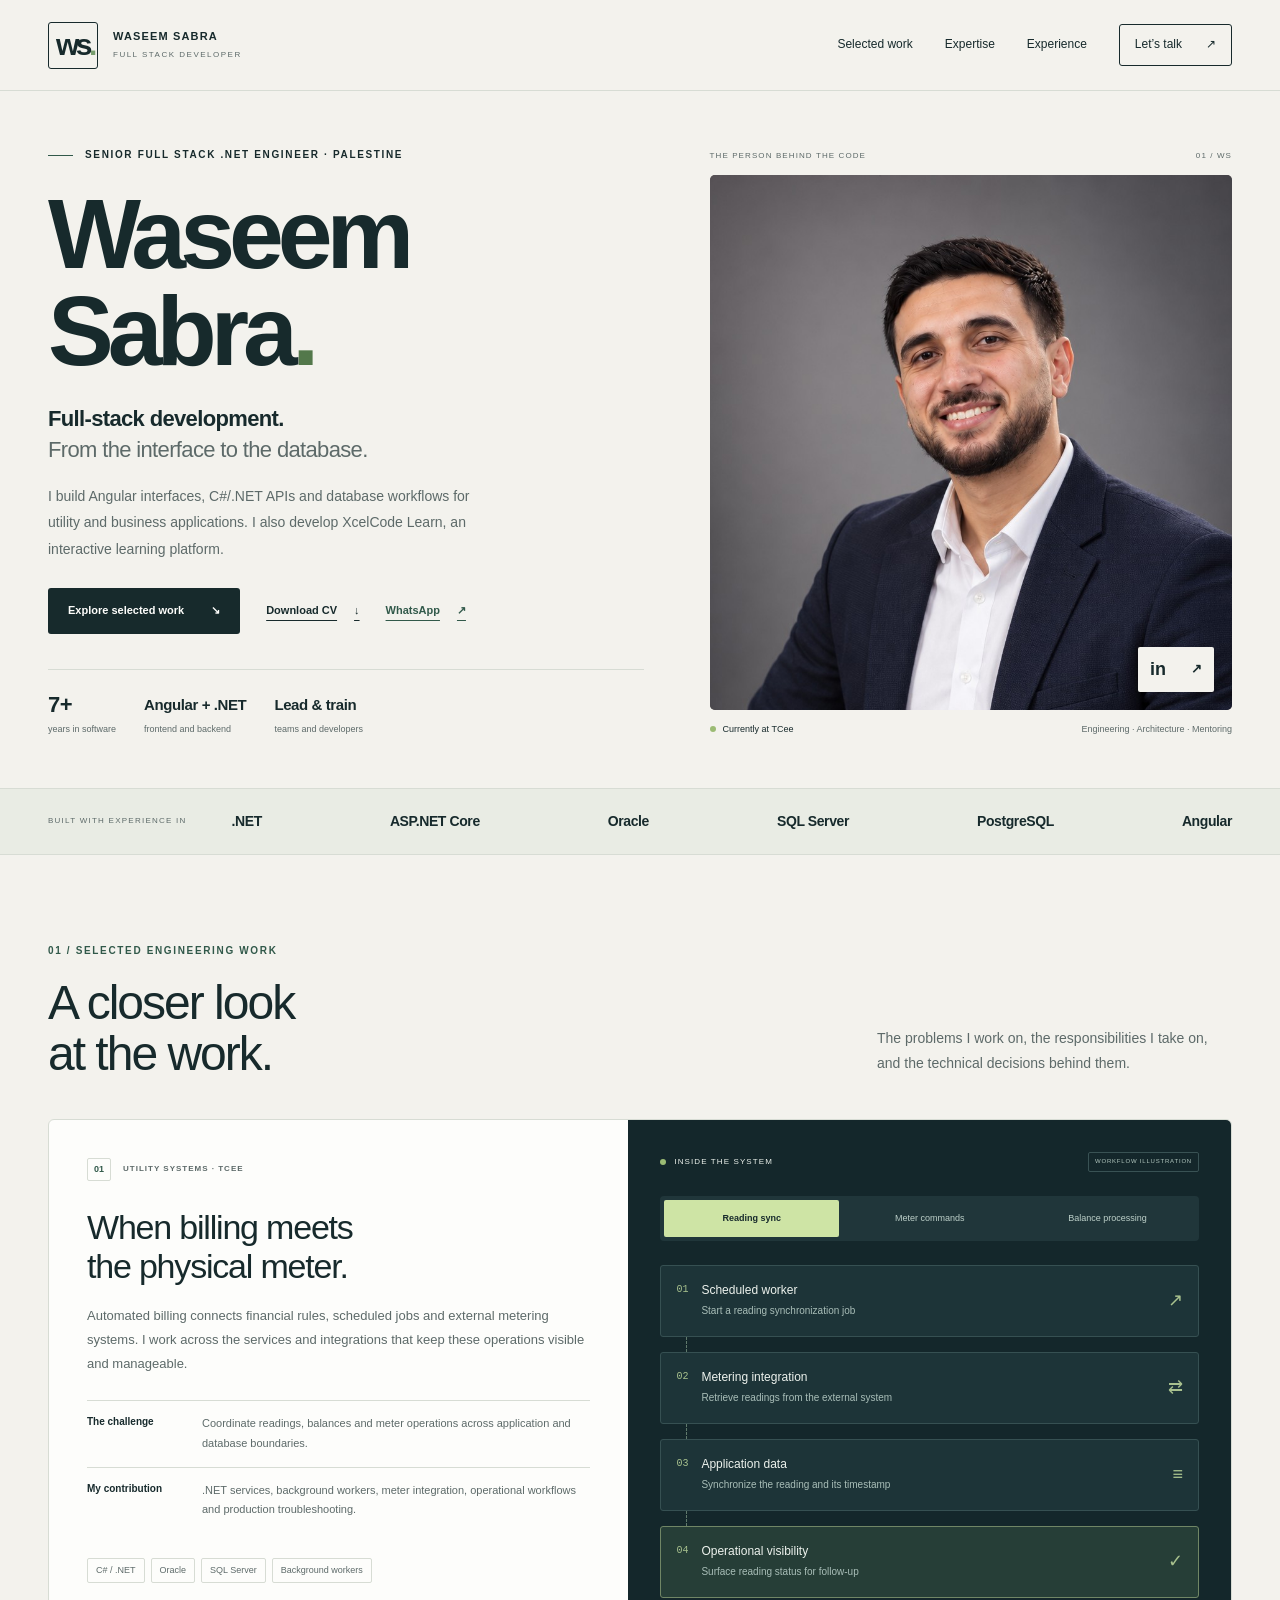
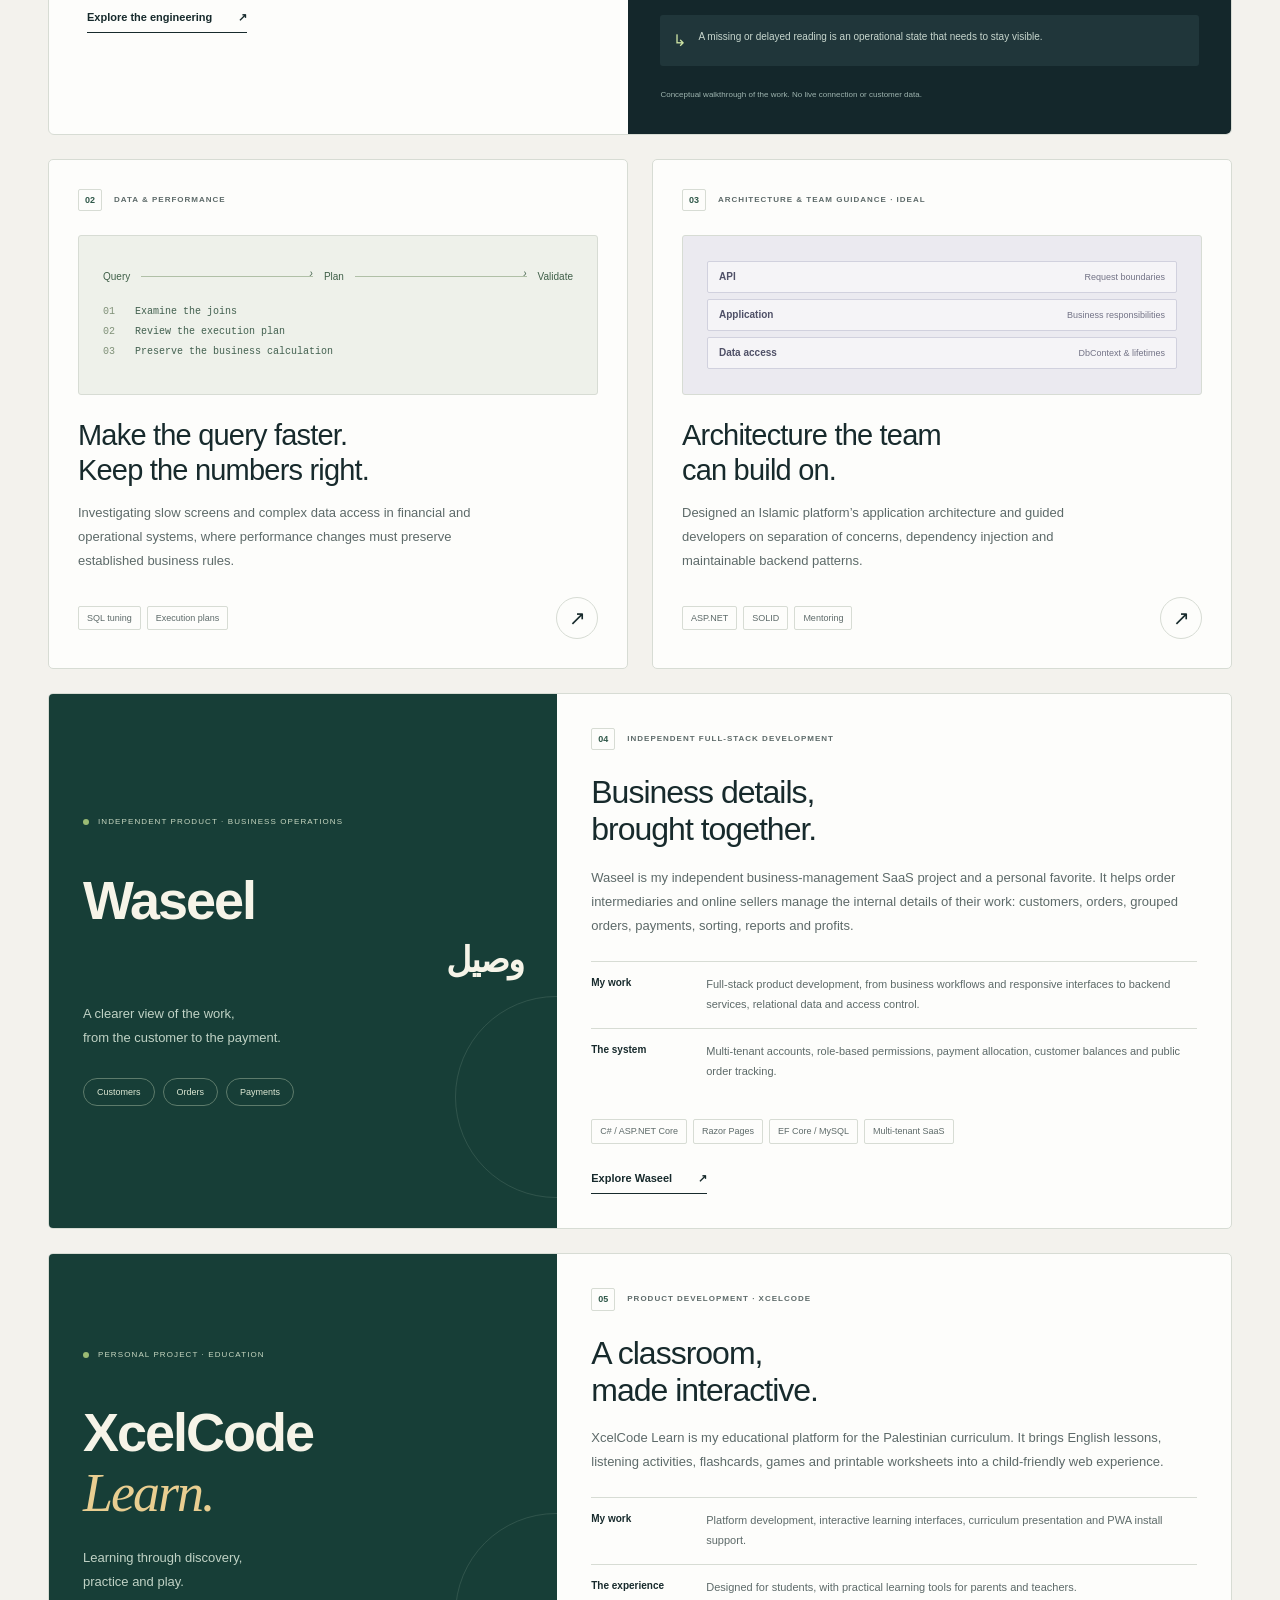
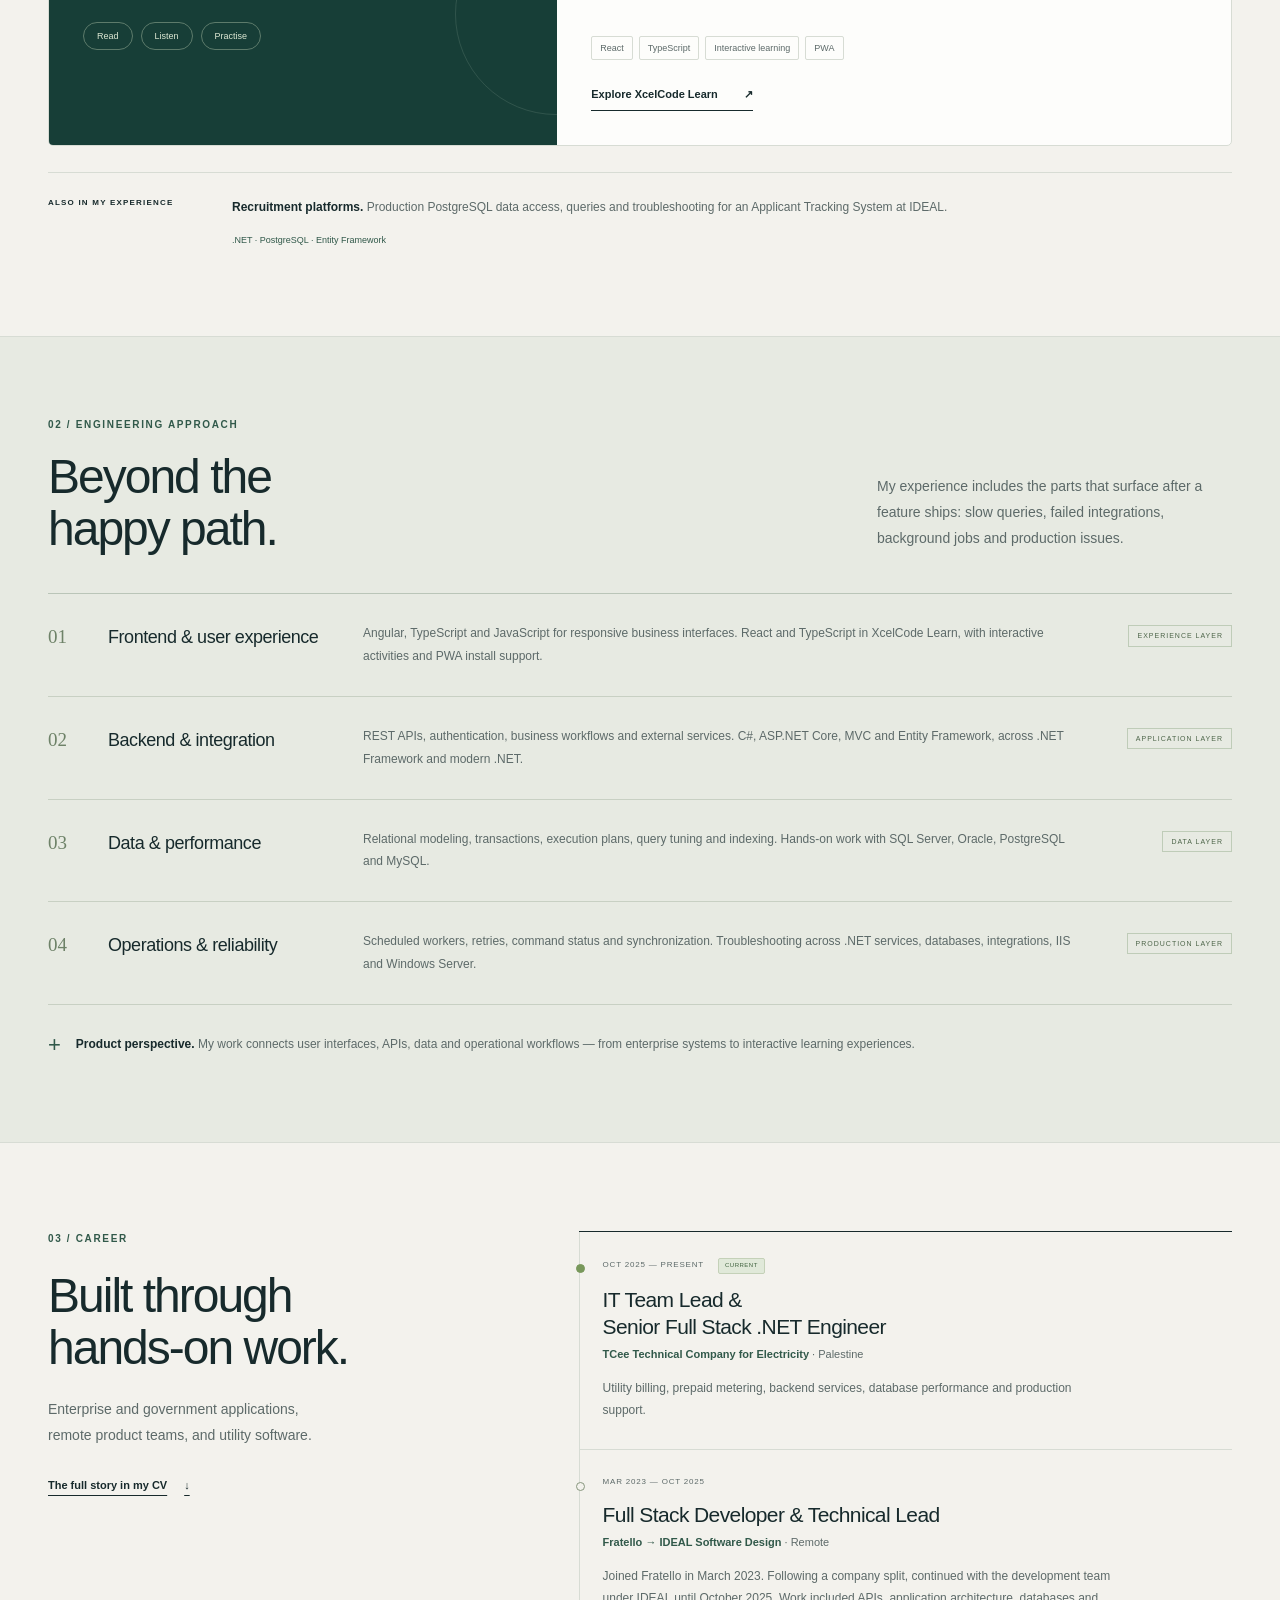
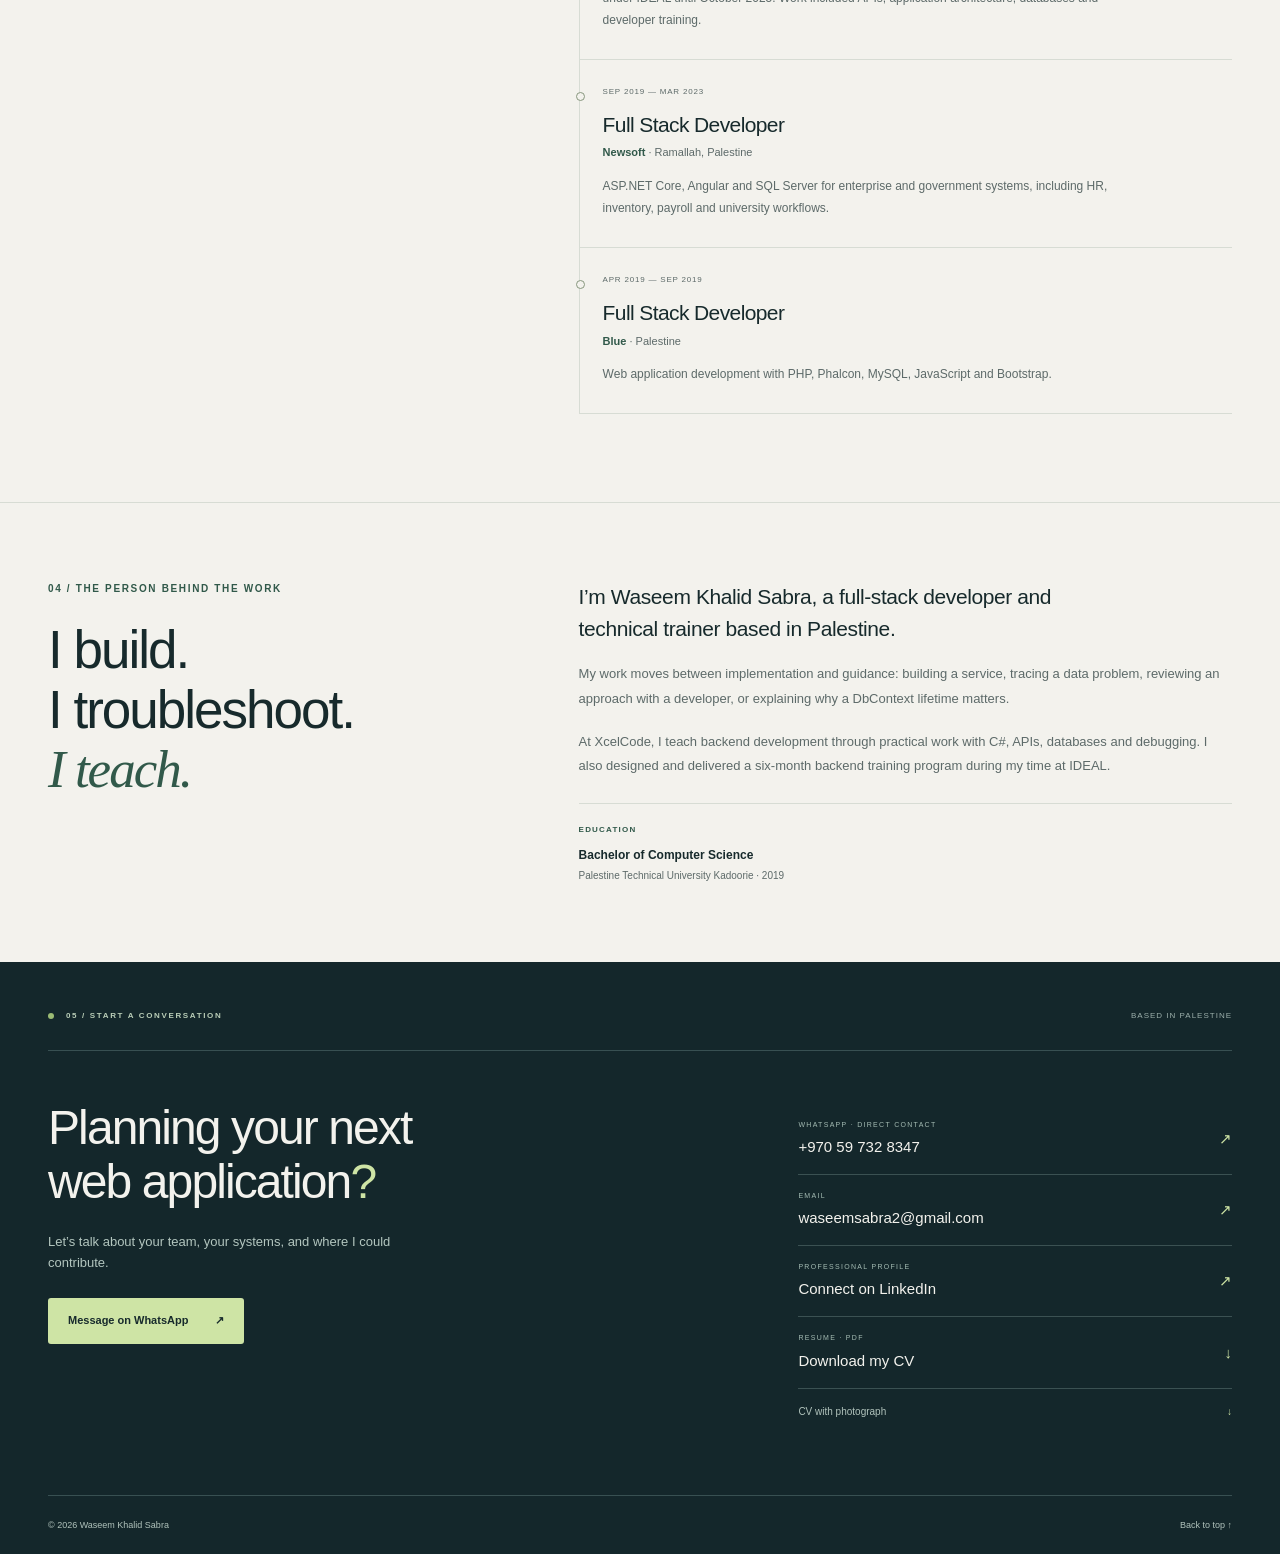
<file: index.html>
<!doctype html>
<html lang="en">
<head>
  <meta charset="utf-8"><meta name="viewport" content="width=device-width, initial-scale=1">
  <title>Waseem Sabra | Senior Full Stack .NET Engineer</title>
  <meta name="description" content="Senior Full Stack .NET Engineer building Angular interfaces, C#/.NET APIs, enterprise applications and XcelCode Learn. Explore Waseem Sabra's work in full-stack development, architecture and technical training.">
  <meta name="theme-color" content="#f3f2ed"><meta property="og:title" content="Waseem Sabra | Senior Full Stack .NET Engineer"><meta property="og:description" content="Full-stack development. Utility systems. Interactive learning. Explore the work behind the experience."><meta property="og:type" content="website"><meta property="og:url" content="https://waseemkh.github.io/"><meta property="og:image" content="https://waseemkh.github.io/assets/waseem-portrait.jpg">
  <link rel="icon" href="assets/favicon.svg" type="image/svg+xml"><link rel="stylesheet" href="styles.css"><script src="app.js" defer></script>
</head>
<body>
<a class="skip" href="#main">Skip to content</a>
<header class="site-header"><nav class="wrap navigation" aria-label="Main navigation"><a class="wordmark" href="#top" aria-label="Waseem Sabra home"><span class="monogram" aria-hidden="true">ws<span>.</span></span><span>WASEEM SABRA<span class="wordmark-role">FULL STACK DEVELOPER</span></span></a><button class="menu-toggle" aria-controls="navigation-links" aria-expanded="false">Menu <span aria-hidden="true">☰</span></button><div class="navigation-links" id="navigation-links"><a href="#work">Selected work</a><a href="#expertise">Expertise</a><a href="#experience">Experience</a><a href="#contact" class="nav-cta">Let’s talk <span aria-hidden="true">↗</span></a></div></nav></header>
<main id="main">
<section class="hero wrap" id="top" aria-labelledby="hero-heading">
 <div class="hero-copy"><p class="eyebrow"><span class="small-line"></span>SENIOR FULL STACK .NET ENGINEER · PALESTINE</p><h1 id="hero-heading">Waseem<br>Sabra<span class="accent">.</span></h1><p class="hero-specialty">Full-stack development.<br><span>From the interface to the database.</span></p><p class="hero-intro">I build Angular interfaces, C#/.NET APIs and database workflows for utility and business applications. I also develop XcelCode Learn, an interactive learning platform.</p><div class="hero-actions"><a class="button button-dark" href="#work">Explore selected work <span aria-hidden="true">↘</span></a><a class="text-link" href="assets/Waseem_Sabra_CV.pdf" download>Download CV <span aria-hidden="true">↓</span></a><a class="text-link hero-whatsapp" href="https://wa.me/970597328347" target="_blank" rel="noopener noreferrer">WhatsApp <span aria-hidden="true">↗</span></a></div><div class="hero-credentials"><div><strong>7+</strong><span>years in software</span></div><div><strong>Angular + .NET</strong><span>frontend and backend</span></div><div><strong>Lead &amp; train</strong><span>teams and developers</span></div></div></div>
 <div class="hero-visual"><div class="photo-topline"><span>THE PERSON BEHIND THE CODE</span><span>01 / WS</span></div><div class="portrait-frame"><img src="assets/waseem-portrait.jpg" alt="Waseem Sabra in a navy blazer and white shirt against a neutral grey background" width="1024" height="1536" fetchpriority="high"><a class="portrait-link" href="https://www.linkedin.com/in/waseemkh19/" target="_blank" rel="noopener noreferrer" aria-label="View Waseem Sabra on LinkedIn">in <span aria-hidden="true">↗</span></a></div><div class="portrait-caption"><span><span class="status-dot"></span>Currently at TCee</span><span>Engineering · Architecture · Mentoring</span></div></div>
</section>
<div class="stack-band"><div class="wrap stack-inner"><span class="stack-label">BUILT WITH EXPERIENCE IN</span><div><span>.NET</span><span>ASP.NET Core</span><span>Oracle</span><span>SQL Server</span><span>PostgreSQL</span><span>Angular</span></div></div></div>
<section class="section wrap work-section" id="work" aria-labelledby="work-heading">
 <div class="section-heading"><div><p class="eyebrow">01 / SELECTED ENGINEERING WORK</p><h2 id="work-heading">A closer look<br>at the work.</h2></div><p class="section-intro">The problems I work on, the responsibilities I take on, and the technical decisions behind them.</p></div>
 <article class="featured-case"><div class="case-copy"><div class="case-kicker"><span class="case-number">01</span><span>UTILITY SYSTEMS · TCEE</span></div><h3>When billing meets<br>the physical meter.</h3><p class="case-description">Automated billing connects financial rules, scheduled jobs and external metering systems. I work across the services and integrations that keep these operations visible and manageable.</p><dl class="case-summary"><div><dt>The challenge</dt><dd>Coordinate readings, balances and meter operations across application and database boundaries.</dd></div><div><dt>My contribution</dt><dd>.NET services, background workers, meter integration, operational workflows and production troubleshooting.</dd></div></dl><div class="tags"><span>C# / .NET</span><span>Oracle</span><span>SQL Server</span><span>Background workers</span></div><button class="case-link" data-case="utility">Explore the engineering <span aria-hidden="true">↗</span></button></div>
 <div class="workflow-panel"><div class="panel-top"><span class="panel-title"><span class="status-dot"></span>INSIDE THE SYSTEM</span><span class="panel-badge">WORKFLOW ILLUSTRATION</span></div><div class="workflow-tabs" role="tablist" aria-label="Explore utility workflows"><button id="reading-tab" role="tab" aria-selected="true" aria-controls="workflow-content" data-flow="reading" tabindex="0">Reading sync</button><button id="commands-tab" role="tab" aria-selected="false" aria-controls="workflow-content" data-flow="commands" tabindex="-1">Meter commands</button><button id="balance-tab" role="tab" aria-selected="false" aria-controls="workflow-content" data-flow="balance" tabindex="-1">Balance processing</button></div><div id="workflow-content" role="tabpanel" aria-labelledby="reading-tab" tabindex="0"><div class="workflow-path"><div class="flow-node"><span class="node-number">01</span><div><strong>Scheduled worker</strong><span>Start a reading synchronization job</span></div><span class="node-glyph" aria-hidden="true">↗</span></div><div class="flow-connector" aria-hidden="true"></div><div class="flow-node"><span class="node-number">02</span><div><strong>Metering integration</strong><span>Retrieve readings from the external system</span></div><span class="node-glyph" aria-hidden="true">⇄</span></div><div class="flow-connector" aria-hidden="true"></div><div class="flow-node"><span class="node-number">03</span><div><strong>Application data</strong><span>Synchronize the reading and its timestamp</span></div><span class="node-glyph" aria-hidden="true">≡</span></div><div class="flow-connector" aria-hidden="true"></div><div class="flow-node flow-node-last"><span class="node-number">04</span><div><strong>Operational visibility</strong><span>Surface reading status for follow-up</span></div><span class="node-glyph" aria-hidden="true">✓</span></div></div><div class="flow-insight"><span aria-hidden="true">↳</span><p>A missing or delayed reading is an operational state that needs to stay visible.</p></div></div><p class="illustration-note">Conceptual walkthrough of the work. No live connection or customer data.</p></div></article>
 <div class="secondary-cases"><article class="secondary-case"><div class="case-kicker"><span class="case-number">02</span><span>DATA &amp; PERFORMANCE</span></div><div class="query-visual" aria-hidden="true"><div class="query-path"><span>Query</span><i></i><span>Plan</span><i></i><span>Validate</span></div><div class="query-code"><span>01</span> Examine the joins<br><span>02</span> Review the execution plan<br><span>03</span> Preserve the business calculation</div></div><h3>Make the query faster.<br>Keep the numbers right.</h3><p>Investigating slow screens and complex data access in financial and operational systems, where performance changes must preserve established business rules.</p><div class="case-bottom"><div class="tags"><span>SQL tuning</span><span>Execution plans</span></div><button class="icon-link" data-case="performance" aria-label="Read the database performance case study">↗</button></div></article>
 <article class="secondary-case"><div class="case-kicker"><span class="case-number">03</span><span>ARCHITECTURE &amp; TEAM GUIDANCE · IDEAL</span></div><div class="architecture-visual" aria-hidden="true"><div class="arch-block"><span>API</span><span>Request boundaries</span></div><div class="arch-block"><span>Application</span><span>Business responsibilities</span></div><div class="arch-block"><span>Data access</span><span>DbContext &amp; lifetimes</span></div></div><h3>Architecture the team<br>can build on.</h3><p>Designed an Islamic platform’s application architecture and guided developers on separation of concerns, dependency injection and maintainable backend patterns.</p><div class="case-bottom"><div class="tags"><span>ASP.NET</span><span>SOLID</span><span>Mentoring</span></div><button class="icon-link" data-case="architecture" aria-label="Read the application architecture case study">↗</button></div></article></div>
<article class="learning-project" id="waseel" aria-labelledby="waseel-heading"><div class="learning-art"><div class="learning-art-label"><span class="status-dot"></span> INDEPENDENT PRODUCT · BUSINESS OPERATIONS</div><div class="learning-brand"><a href="https://waseel.itbs-cloud.com/Home" target="_blank" rel="noopener noreferrer" style="color:inherit;text-decoration:none" aria-label="Visit Waseel — وصيل">Waseel<span lang="ar" dir="rtl" style="display:block;font-size:.65em;margin-top:.3em">وصيل</span></a></div><p>A clearer view of the work,<br>from the customer to the payment.</p><div class="learning-pills"><span>Customers</span><span>Orders</span><span>Payments</span></div></div><div class="learning-copy"><div class="case-kicker"><span class="case-number">04</span><span>INDEPENDENT FULL-STACK DEVELOPMENT</span></div><h3 id="waseel-heading">Business details,<br>brought together.</h3><p>Waseel is my independent business-management SaaS project and a personal favorite. It helps order intermediaries and online sellers manage the internal details of their work: customers, orders, grouped orders, payments, sorting, reports and profits.</p><dl class="case-summary"><div><dt>My work</dt><dd>Full-stack product development, from business workflows and responsive interfaces to backend services, relational data and access control.</dd></div><div><dt>The system</dt><dd>Multi-tenant accounts, role-based permissions, payment allocation, customer balances and public order tracking.</dd></div></dl><div class="tags"><span>C# / ASP.NET Core</span><span>Razor Pages</span><span>EF Core / MySQL</span><span>Multi-tenant SaaS</span></div><a class="case-link" href="https://waseel.itbs-cloud.com/Home" target="_blank" rel="noopener noreferrer">Explore Waseel <span aria-hidden="true">↗</span></a></div></article>
 <article class="learning-project" aria-labelledby="learning-heading"><div class="learning-art"><div class="learning-art-label"><span class="status-dot"></span> PERSONAL PROJECT · EDUCATION</div><div class="learning-brand"><a href="https://xcelcode-learn.floot.app" target="_blank" rel="noopener noreferrer" style="color:inherit;text-decoration:none" aria-label="Visit XcelCode Learn">XcelCode<br><em>Learn.</em></a></div><p>Learning through discovery,<br>practice and play.</p><div class="learning-pills" aria-hidden="true"><span>Read</span><span>Listen</span><span>Practise</span></div></div><div class="learning-copy"><div class="case-kicker"><span class="case-number">05</span><span>PRODUCT DEVELOPMENT · XCELCODE</span></div><h3 id="learning-heading">A classroom,<br>made interactive.</h3><p>XcelCode Learn is my educational platform for the Palestinian curriculum. It brings English lessons, listening activities, flashcards, games and printable worksheets into a child-friendly web experience.</p><dl class="case-summary"><div><dt>My work</dt><dd>Platform development, interactive learning interfaces, curriculum presentation and PWA install support.</dd></div><div><dt>The experience</dt><dd>Designed for students, with practical learning tools for parents and teachers.</dd></div></dl><div class="tags"><span>React</span><span>TypeScript</span><span>Interactive learning</span><span>PWA</span></div><a class="case-link" href="https://xcelcode-learn.floot.app" target="_blank" rel="noopener noreferrer">Explore XcelCode Learn <span aria-hidden="true">↗</span></a></div></article>
<div class="additional-work"><span class="small-label">ALSO IN MY EXPERIENCE</span><p><strong>Recruitment platforms.</strong> Production PostgreSQL data access, queries and troubleshooting for an Applicant Tracking System at IDEAL.</p><span class="additional-tech">.NET · PostgreSQL · Entity Framework</span></div>
</section>
<section class="expertise-section" id="expertise" aria-labelledby="expertise-heading"><div class="wrap"><div class="section-heading"><div><p class="eyebrow">02 / ENGINEERING APPROACH</p><h2 id="expertise-heading">Beyond the<br>happy path.</h2></div><p class="section-intro">My experience includes the parts that surface after a feature ships: slow queries, failed integrations, background jobs and production issues.</p></div><div class="expertise-list"><article><span class="expertise-number">01</span><h3>Frontend &amp; user experience</h3><p>Angular, TypeScript and JavaScript for responsive business interfaces. React and TypeScript in XcelCode Learn, with interactive activities and PWA install support.</p><span class="expertise-tag">EXPERIENCE LAYER</span></article><article><span class="expertise-number">02</span><h3>Backend &amp; integration</h3><p>REST APIs, authentication, business workflows and external services. C#, ASP.NET Core, MVC and Entity Framework, across .NET Framework and modern .NET.</p><span class="expertise-tag">APPLICATION LAYER</span></article><article><span class="expertise-number">03</span><h3>Data &amp; performance</h3><p>Relational modeling, transactions, execution plans, query tuning and indexing. Hands-on work with SQL Server, Oracle, PostgreSQL and MySQL.</p><span class="expertise-tag">DATA LAYER</span></article><article><span class="expertise-number">04</span><h3>Operations &amp; reliability</h3><p>Scheduled workers, retries, command status and synchronization. Troubleshooting across .NET services, databases, integrations, IIS and Windows Server.</p><span class="expertise-tag">PRODUCTION LAYER</span></article></div><div class="frontend-note"><span aria-hidden="true">+</span><p><strong>Product perspective.</strong> My work connects user interfaces, APIs, data and operational workflows — from enterprise systems to interactive learning experiences.</p></div></div></section>
<section class="section wrap" id="experience" aria-labelledby="experience-heading"><div class="experience-grid"><div class="experience-intro"><p class="eyebrow">03 / CAREER</p><h2 id="experience-heading">Built through<br>hands-on work.</h2><p>Enterprise and government applications, remote product teams, and utility software.</p><a href="assets/Waseem_Sabra_CV.pdf" download class="text-link">The full story in my CV <span aria-hidden="true">↓</span></a></div><div class="timeline"><article><div class="timeline-date">OCT 2025 — PRESENT<span class="current-badge">CURRENT</span></div><h3>IT Team Lead &amp;<br>Senior Full Stack .NET Engineer</h3><p class="timeline-company">TCee Technical Company for Electricity <span>· Palestine</span></p><p>Utility billing, prepaid metering, backend services, database performance and production support.</p></article><article><div class="timeline-date">MAR 2023 — OCT 2025</div><h3>Full Stack Developer &amp; Technical Lead</h3><p class="timeline-company">Fratello → IDEAL Software Design <span>· Remote</span></p><p>Joined Fratello in March 2023. Following a company split, continued with the development team under IDEAL until October 2025. Work included APIs, application architecture, databases and developer training.</p></article><article><div class="timeline-date">SEP 2019 — MAR 2023</div><h3>Full Stack Developer</h3><p class="timeline-company">Newsoft <span>· Ramallah, Palestine</span></p><p>ASP.NET Core, Angular and SQL Server for enterprise and government systems, including HR, inventory, payroll and university workflows.</p></article><article><div class="timeline-date">APR 2019 — SEP 2019</div><h3>Full Stack Developer</h3><p class="timeline-company">Blue <span>· Palestine</span></p><p>Web application development with PHP, Phalcon, MySQL, JavaScript and Bootstrap.</p></article></div></div></section>
<section class="about-section" id="about" aria-labelledby="about-heading"><div class="wrap about-grid"><div><p class="eyebrow">04 / THE PERSON BEHIND THE WORK</p><h2 id="about-heading">I build.<br>I troubleshoot.<br><em>I teach.</em></h2></div><div class="about-copy"><p class="about-lead">I’m Waseem Khalid Sabra, a full-stack developer and technical trainer based in Palestine.</p><p>My work moves between implementation and guidance: building a service, tracing a data problem, reviewing an approach with a developer, or explaining why a DbContext lifetime matters.</p><p>At XcelCode, I teach backend development through practical work with C#, APIs, databases and debugging. I also designed and delivered a six-month backend training program during my time at IDEAL.</p><div class="education"><span class="small-label">EDUCATION</span><strong>Bachelor of Computer Science</strong><span>Palestine Technical University Kadoorie · 2019</span></div></div></div></section>
<section class="contact-section" id="contact" aria-labelledby="contact-heading"><div class="wrap"><div class="contact-top"><p class="eyebrow"><span class="status-dot"></span>05 / START A CONVERSATION</p><span class="contact-location">BASED IN PALESTINE</span></div><div class="contact-grid"><div><h2 id="contact-heading">Planning your next<br>web application<span>?</span></h2><p>Let’s talk about your team, your systems, and where I could contribute.</p><a class="button button-light" href="https://wa.me/970597328347" target="_blank" rel="noopener noreferrer">Message on WhatsApp <span aria-hidden="true">↗</span></a></div><div class="contact-links"><a href="https://wa.me/970597328347" target="_blank" rel="noopener noreferrer" aria-label="WhatsApp Waseem on +970597328347"><span><small>WHATSAPP · DIRECT CONTACT</small><span dir="ltr">+970 59 732 8347</span></span><span aria-hidden="true">↗</span></a><a href="mailto:waseemsabra2@gmail.com"><span><small>EMAIL</small>waseemsabra2@gmail.com</span><span aria-hidden="true">↗</span></a><a href="https://www.linkedin.com/in/waseemkh19/" target="_blank" rel="noopener noreferrer"><span><small>PROFESSIONAL PROFILE</small>Connect on LinkedIn</span><span aria-hidden="true">↗</span></a><a href="assets/Waseem_Sabra_CV.pdf" download><span><small>RESUME · PDF</small>Download my CV</span><span aria-hidden="true">↓</span></a><a class="photo-cv" href="assets/Waseem_Sabra_CV_With_Photo.pdf" download>CV with photograph <span aria-hidden="true">↓</span></a></div></div><footer><span>© <span id="year">2026</span> Waseem Khalid Sabra</span><a href="#top">Back to top <span aria-hidden="true">↑</span></a></footer></div></section>
</main>
<dialog class="case-dialog" id="case-dialog" aria-labelledby="dialog-title"><div class="dialog-top"><span id="dialog-kicker" class="eyebrow">ENGINEERING CASE STUDY</span><button class="dialog-close" aria-label="Close case study">Close <span aria-hidden="true">×</span></button></div><div class="dialog-body" id="dialog-body"></div><div class="dialog-footer"><span>Want to discuss a similar challenge?</span><a class="text-link" href="mailto:waseemsabra2@gmail.com">Get in touch ↗</a></div></dialog>
</body></html>
</file>
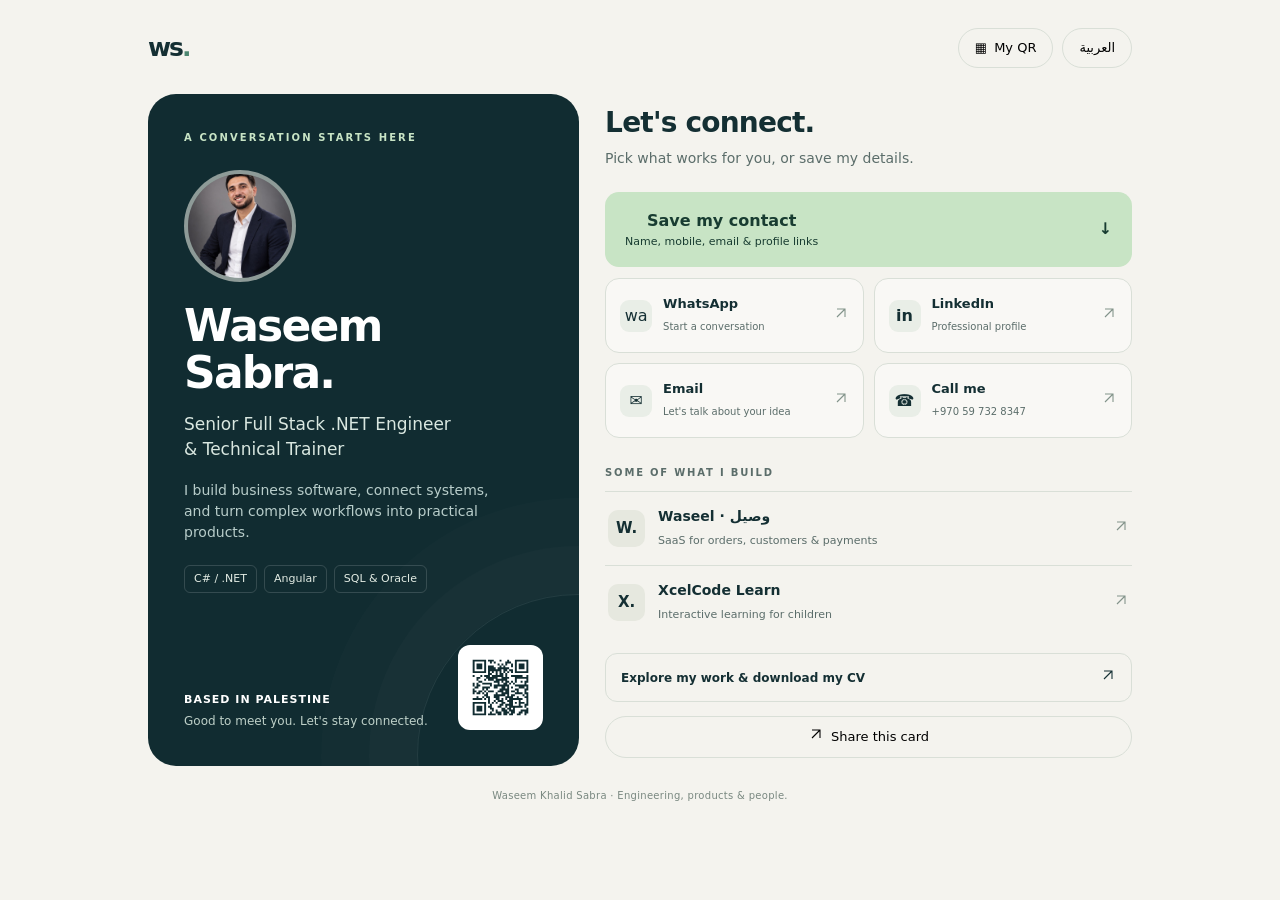
<file: card.html>
<!doctype html>
<html lang="en" dir="ltr">
<head>
<meta charset="utf-8"><meta name="viewport" content="width=device-width,initial-scale=1">
<title>Connect with Waseem Sabra | Digital Business Card</title>
<meta name="description" content="Connect with Waseem Sabra, Senior Full Stack .NET Engineer and technical trainer. Save contact details, explore projects, or get in touch.">
<meta name="theme-color" content="#112c31">
<meta property="og:title" content="Waseem Sabra • Let's connect">
<meta property="og:description" content="Senior Full Stack .NET Engineer · Technical Trainer · Palestine">
<meta property="og:image" content="https://waseemkh.github.io/assets/waseem-portrait.jpg">
<meta property="og:url" content="https://waseemkh.github.io/card.html">
<link rel="icon" href="assets/favicon.svg" type="image/svg+xml">
<style>
:root{color-scheme:light;--ink:#142f33;--muted:#5b6d6a;--paper:#f4f3ee;--line:#d9dfd7;--green:#c8e4c5;--dark:#112c31}
*{box-sizing:border-box}body{margin:0;background:var(--paper);font-family:Inter,ui-sans-serif,system-ui,-apple-system,"Segoe UI",Arial,sans-serif;color:var(--ink);line-height:1.5}
button,a{-webkit-tap-highlight-color:transparent}button{font:inherit;cursor:pointer}a{color:inherit;text-decoration:none}button:focus-visible,a:focus-visible{outline:3px solid #258b75;outline-offset:4px}
.shell{max-width:1040px;margin:auto;padding:28px 28px 22px}.top{display:flex;justify-content:space-between;align-items:center;margin-bottom:26px}.mark{font-size:25px;font-weight:800;letter-spacing:-2px}.mark i{font-style:normal;color:#4d8771}.tools{display:flex;gap:9px}.chip{border:1px solid var(--line);background:transparent;border-radius:99px;padding:9px 16px;font-size:13px;display:flex;gap:7px;align-items:center}
.layout{display:grid;grid-template-columns: .9fr 1.1fr;gap:26px}.identity{border-radius:28px;background:var(--dark);color:white;padding:36px;position:relative;overflow:hidden;display:flex;flex-direction:column;min-height:620px}
.identity:after{content:"";width:320px;height:320px;border:1px solid #ffffff14;border-radius:50%;position:absolute;right:-160px;bottom:-150px;box-shadow:0 0 0 48px #ffffff04,0 0 0 96px #ffffff03;pointer-events:none}
.eyebrow{text-transform:uppercase;font-size:10px;font-weight:600;letter-spacing:2.1px;color:#c8e4c5;margin:0 0 25px}.avatar{width:112px;height:112px;border-radius:50%;object-fit:cover;object-position:50% 26%;border:4px solid #ffffff18;background:#82918d;margin-bottom:20px}
h1{font-size:44px;line-height:1.08;letter-spacing:-1.8px;margin:0 0 15px;font-weight:650}h1 span{display:block} .role{font-size:17px;font-weight:500;color:#d9e7e0;margin:0 0 17px}.intro{font-size:14px;color:#b8cdca;max-width:310px;margin:0 0 22px}.pills{display:flex;flex-wrap:wrap;gap:7px}.pill{font-size:11px;border:1px solid #ffffff26;border-radius:6px;padding:5px 9px;color:#e3ece4}
.identity-bottom{margin-top:auto;padding-top:36px;display:flex;justify-content:space-between;align-items:flex-end;gap:14px}.location{font-size:12px;color:#bed0c8}.location strong{font-size:11px;letter-spacing:1px;display:block;color:#fff;margin-bottom:3px}.qr-mini{background:white;padding:7px;border-radius:12px;border:0;display:flex;align-items:center;justify-content:center;width:85px;height:85px;flex-shrink:0}.qr-mini svg{width:100%;height:100%}
.links{padding:8px 0}.hello{font-size:28px;letter-spacing:-.8px;margin:0 0 4px;font-weight:600}.subtitle{font-size:14px;color:var(--muted);margin:0 0 23px}
.primary{border:0;background:var(--green);color:#183c31;border-radius:14px;width:100%;display:flex;align-items:center;justify-content:space-between;padding:17px 20px;font-weight:650;min-height:60px}.primary .sub{font-weight:400;font-size:11px;display:block;margin-top:1px}
.link-grid{display:grid;grid-template-columns:1fr 1fr;gap:10px;margin-top:11px}.tile{display:flex;align-items:center;gap:11px;border:1px solid var(--line);border-radius:14px;min-height:75px;padding:14px;background:#ffffff66;transition:background .15s,transform .15s}.tile:hover,.project:hover{background:white;transform:translateY(-2px)}.icon{display:flex;align-items:center;justify-content:center;width:32px;height:32px;background:#e9eee7;border-radius:9px;flex-shrink:0}.icon svg{width:18px;height:18px}.tile b{font-size:13px;font-weight:600;display:block}.tile small{color:var(--muted);font-size:10px}.arrow{margin-inline-start:auto;color:#82938a}.section-label{font-size:10px;letter-spacing:1.8px;font-weight:650;margin:27px 0 11px;color:var(--muted);text-transform:uppercase}.project{border-top:1px solid var(--line);display:flex;align-items:center;gap:13px;padding:14px 3px;transition:background .15s,transform .15s}.project-mark{width:37px;height:37px;border-radius:10px;background:#e6e8df;display:flex;align-items:center;justify-content:center;font-weight:750;font-size:15px}.project b{font-size:14px;display:block}.project small{font-size:11px;color:var(--muted)}.portfolio{display:flex;align-items:center;justify-content:space-between;border:1px solid var(--line);padding:13px 15px;border-radius:12px;margin-top:14px;font-size:12px;font-weight:550}.footer{text-align:center;font-size:10px;color:#798880;padding:22px 0 2px;letter-spacing:.3px}
dialog{border:0;border-radius:23px;padding:28px;max-width:360px;width:calc(100% - 40px);background:var(--paper);color:var(--ink);box-shadow:0 25px 120px #0004}dialog::backdrop{background:#071f25b5;backdrop-filter:blur(5px)}.dialog-head{display:flex;align-items:center;justify-content:space-between;gap:16px}.dialog-head h2{font-size:20px;margin:0}.close{background:transparent;border:0;font-size:25px;padding:0 8px}.qr-full{background:white;padding:12px;border-radius:15px;margin:20px 0 14px}.qr-full svg{width:100%;height:auto;display:block}.dialog-note{font-size:12px;color:var(--muted);text-align:center;margin:10px 0}.url{font-size:12px;direction:ltr;text-align:center;word-break:break-all}.copy{display:block;background:var(--dark);color:white;width:100%;padding:12px;border:0;border-radius:10px;margin-top:18px}.toast{position:fixed;bottom:25px;left:50%;transform:translateX(-50%);background:var(--dark);color:white;padding:12px 20px;border-radius:12px;font-size:13px;box-shadow:0 4px 30px #0003;z-index:20;max-width:90%;text-align:center}.toast[hidden]{display:none}
[dir=rtl] .eyebrow,[dir=rtl] .section-label{letter-spacing:0}[dir=rtl] h1{letter-spacing:0;font-size:42px}[dir=rtl] .chip{letter-spacing:0}
@media(max-width:700px){.shell{max-width:480px;padding:18px 18px 20px}.top{margin-bottom:17px}.layout{grid-template-columns:1fr;gap:23px}.identity{min-height:0;padding:25px 26px 22px;border-radius:23px}.eyebrow{margin-bottom:20px}.avatar{width:88px;height:88px;margin-bottom:15px}h1{font-size:37px;max-width:260px}h1 span{display:inline}.role{font-size:15px;margin-bottom:10px}.intro{font-size:12px;margin-bottom:17px;max-width:300px}.identity-bottom{padding-top:20px}.qr-mini{width:67px;height:67px;border-radius:10px}.hello{font-size:25px}.links{padding:0}.subtitle{margin-bottom:17px}.section-label{margin-top:23px}.tile{min-height:72px;padding:12px 10px;gap:8px}.tile b{font-size:12px}.icon{width:29px;height:29px}.tools{gap:6px}.chip{padding:8px 12px}.footer{padding-top:20px}}
@media(prefers-reduced-motion:reduce){*{transition:none!important}}
</style>
</head>
<body>
<div class="shell"><header class="top"><a class="mark" href="/" aria-label="Waseem Sabra portfolio">ws<i>.</i></a><div class="tools"><button class="chip" id="qr-open"><span aria-hidden="true">▦</span><span data-t="qr">My QR</span></button><button class="chip" id="language" aria-label="Switch language">العربية</button></div></header>
<main class="layout"><section class="identity" aria-labelledby="name"><p class="eyebrow" data-t="eyebrow">A CONVERSATION STARTS HERE</p><img class="avatar" src="assets/waseem-portrait.jpg" alt="Waseem Sabra" width="112" height="112"><h1 id="name" data-t="name">Waseem <span>Sabra.</span></h1><p class="role" data-t="role">Senior Full Stack .NET Engineer<br>& Technical Trainer</p><p class="intro" data-t="intro">I build business software, connect systems, and turn complex workflows into practical products.</p><div class="pills"><span class="pill">C# / .NET</span><span class="pill">Angular</span><span class="pill">SQL & Oracle</span></div><div class="identity-bottom"><div class="location"><strong data-t="based">BASED IN PALESTINE</strong><span data-t="connectNote">Good to meet you. Let's stay connected.</span></div><button class="qr-mini" id="qr-mini" aria-label="Show contact QR code"><svg xmlns="http://www.w3.org/2000/svg" viewBox="0 0 37 37" role="img" aria-label="QR code for Waseem Sabra contact page"><rect width="100%" height="100%" fill="white"/><path d="M4 4h7v1h-7zM12 4h3v1h-3zM18 4h1v1h-1zM22 4h1v1h-1zM26 4h7v1h-7zM4 5h1v1h-1zM10 5h1v1h-1zM13 5h1v1h-1zM15 5h1v1h-1zM21 5h3v1h-3zM26 5h1v1h-1zM32 5h1v1h-1zM4 6h1v1h-1zM6 6h3v1h-3zM10 6h1v1h-1zM17 6h1v1h-1zM19 6h1v1h-1zM21 6h1v1h-1zM24 6h1v1h-1zM26 6h1v1h-1zM28 6h3v1h-3zM32 6h1v1h-1zM4 7h1v1h-1zM6 7h3v1h-3zM10 7h1v1h-1zM12 7h3v1h-3zM18 7h1v1h-1zM20 7h1v1h-1zM24 7h1v1h-1zM26 7h1v1h-1zM28 7h3v1h-3zM32 7h1v1h-1zM4 8h1v1h-1zM6 8h3v1h-3zM10 8h1v1h-1zM12 8h4v1h-4zM17 8h6v1h-6zM26 8h1v1h-1zM28 8h3v1h-3zM32 8h1v1h-1zM4 9h1v1h-1zM10 9h1v1h-1zM12 9h7v1h-7zM20 9h2v1h-2zM23 9h2v1h-2zM26 9h1v1h-1zM32 9h1v1h-1zM4 10h7v1h-7zM12 10h1v1h-1zM14 10h1v1h-1zM16 10h1v1h-1zM18 10h1v1h-1zM20 10h1v1h-1zM22 10h1v1h-1zM24 10h1v1h-1zM26 10h7v1h-7zM12 11h2v1h-2zM16 11h1v1h-1zM18 11h2v1h-2zM21 11h1v1h-1zM4 12h1v1h-1zM8 12h1v1h-1zM10 12h3v1h-3zM14 12h6v1h-6zM21 12h1v1h-1zM24 12h6v1h-6zM32 12h1v1h-1zM6 13h2v1h-2zM11 13h6v1h-6zM19 13h4v1h-4zM26 13h7v1h-7zM6 14h1v1h-1zM10 14h1v1h-1zM12 14h3v1h-3zM16 14h6v1h-6zM26 14h1v1h-1zM32 14h1v1h-1zM7 15h2v1h-2zM15 15h3v1h-3zM19 15h1v1h-1zM21 15h2v1h-2zM24 15h1v1h-1zM26 15h1v1h-1zM29 15h1v1h-1zM31 15h2v1h-2zM4 16h1v1h-1zM6 16h1v1h-1zM9 16h5v1h-5zM17 16h1v1h-1zM20 16h2v1h-2zM23 16h1v1h-1zM25 16h1v1h-1zM31 16h1v1h-1zM4 17h1v1h-1zM6 17h2v1h-2zM13 17h1v1h-1zM15 17h8v1h-8zM26 17h7v1h-7zM5 18h2v1h-2zM9 18h4v1h-4zM15 18h2v1h-2zM19 18h2v1h-2zM22 18h1v1h-1zM24 18h1v1h-1zM28 18h3v1h-3zM32 18h1v1h-1zM4 19h1v1h-1zM9 19h1v1h-1zM11 19h1v1h-1zM18 19h5v1h-5zM26 19h2v1h-2zM31 19h2v1h-2zM4 20h2v1h-2zM7 20h2v1h-2zM10 20h1v1h-1zM12 20h3v1h-3zM17 20h3v1h-3zM21 20h2v1h-2zM24 20h2v1h-2zM27 20h1v1h-1zM31 20h1v1h-1zM4 21h1v1h-1zM6 21h2v1h-2zM9 21h1v1h-1zM11 21h1v1h-1zM16 21h1v1h-1zM19 21h4v1h-4zM26 21h4v1h-4zM31 21h2v1h-2zM10 22h2v1h-2zM15 22h6v1h-6zM22 22h1v1h-1zM24 22h2v1h-2zM30 22h1v1h-1zM32 22h1v1h-1zM6 23h1v1h-1zM9 23h1v1h-1zM11 23h2v1h-2zM15 23h3v1h-3zM21 23h4v1h-4zM27 23h1v1h-1zM31 23h2v1h-2zM4 24h5v1h-5zM10 24h1v1h-1zM12 24h1v1h-1zM16 24h2v1h-2zM19 24h1v1h-1zM21 24h1v1h-1zM23 24h7v1h-7zM32 24h1v1h-1zM12 25h1v1h-1zM15 25h1v1h-1zM17 25h3v1h-3zM22 25h3v1h-3zM28 25h1v1h-1zM32 25h1v1h-1zM4 26h7v1h-7zM12 26h1v1h-1zM14 26h1v1h-1zM16 26h1v1h-1zM19 26h2v1h-2zM23 26h2v1h-2zM26 26h1v1h-1zM28 26h3v1h-3zM32 26h1v1h-1zM4 27h1v1h-1zM10 27h1v1h-1zM13 27h1v1h-1zM18 27h2v1h-2zM21 27h4v1h-4zM28 27h1v1h-1zM31 27h2v1h-2zM4 28h1v1h-1zM6 28h3v1h-3zM10 28h1v1h-1zM12 28h2v1h-2zM17 28h2v1h-2zM21 28h1v1h-1zM23 28h7v1h-7zM31 28h1v1h-1zM4 29h1v1h-1zM6 29h3v1h-3zM10 29h1v1h-1zM13 29h2v1h-2zM19 29h2v1h-2zM22 29h2v1h-2zM25 29h1v1h-1zM32 29h1v1h-1zM4 30h1v1h-1zM6 30h3v1h-3zM10 30h1v1h-1zM14 30h1v1h-1zM16 30h1v1h-1zM19 30h3v1h-3zM23 30h3v1h-3zM29 30h4v1h-4zM4 31h1v1h-1zM10 31h1v1h-1zM13 31h1v1h-1zM16 31h3v1h-3zM20 31h3v1h-3zM24 31h2v1h-2zM28 31h2v1h-2zM31 31h2v1h-2zM4 32h7v1h-7zM12 32h4v1h-4zM17 32h2v1h-2zM20 32h2v1h-2zM23 32h2v1h-2zM27 32h2v1h-2zM31 32h1v1h-1z" fill="#112c31"/></svg></button></div></section>
<section class="links" aria-labelledby="connect"><h2 class="hello" id="connect" data-t="hello">Let's connect.</h2><p class="subtitle" data-t="subtitle">Pick what works for you, or save my details.</p>
<button class="primary" id="save"><span><span data-t="save">Save my contact</span><span class="sub" data-t="saveSub">Name, mobile, email & profile links</span></span><span aria-hidden="true">↓</span></button>
<div class="link-grid">
<a class="tile" href="https://wa.me/970597328347" target="_blank" rel="noopener noreferrer"><span class="icon" aria-hidden="true">wa</span><span><b>WhatsApp</b><small data-t="whatsappSub">Start a conversation</small></span><span class="arrow" aria-hidden="true"><svg viewBox="0 0 24 24" width="16" height="16" fill="none" stroke="currentColor" stroke-width="1.6" aria-hidden="true"><path d="M6 18 18 6M6 6h12v12"/></svg></span></a>
<a class="tile" href="https://www.linkedin.com/in/waseemkh19/" target="_blank" rel="noopener noreferrer"><span class="icon" aria-hidden="true"><strong>in</strong></span><span><b>LinkedIn</b><small data-t="linkedinSub">Professional profile</small></span><span class="arrow" aria-hidden="true"><svg viewBox="0 0 24 24" width="16" height="16" fill="none" stroke="currentColor" stroke-width="1.6" aria-hidden="true"><path d="M6 18 18 6M6 6h12v12"/></svg></span></a>
<a class="tile" href="mailto:waseemsabra2@gmail.com"><span class="icon" aria-hidden="true">✉</span><span><b data-t="email">Email</b><small data-t="emailSub">Let's talk about your idea</small></span><span class="arrow" aria-hidden="true"><svg viewBox="0 0 24 24" width="16" height="16" fill="none" stroke="currentColor" stroke-width="1.6" aria-hidden="true"><path d="M6 18 18 6M6 6h12v12"/></svg></span></a>
<a class="tile" href="tel:+970597328347"><span class="icon" aria-hidden="true">☎</span><span><b data-t="call">Call me</b><small dir="ltr">+970 59 732 8347</small></span><span class="arrow" aria-hidden="true"><svg viewBox="0 0 24 24" width="16" height="16" fill="none" stroke="currentColor" stroke-width="1.6" aria-hidden="true"><path d="M6 18 18 6M6 6h12v12"/></svg></span></a>
</div>
<p class="section-label" data-t="projects">SOME OF WHAT I BUILD</p>
<a class="project" href="https://waseel.itbs-cloud.com/Home" target="_blank" rel="noopener noreferrer"><span class="project-mark">W.</span><span><b data-t="waseel">Waseel · وصيل</b><small data-t="waseelSub">SaaS for orders, customers & payments</small></span><span class="arrow" aria-hidden="true"><svg viewBox="0 0 24 24" width="16" height="16" fill="none" stroke="currentColor" stroke-width="1.6" aria-hidden="true"><path d="M6 18 18 6M6 6h12v12"/></svg></span></a>
<a class="project" href="https://xcelcode-learn.floot.app" target="_blank" rel="noopener noreferrer"><span class="project-mark">X.</span><span><b>XcelCode Learn</b><small data-t="learnSub">Interactive learning for children</small></span><span class="arrow" aria-hidden="true"><svg viewBox="0 0 24 24" width="16" height="16" fill="none" stroke="currentColor" stroke-width="1.6" aria-hidden="true"><path d="M6 18 18 6M6 6h12v12"/></svg></span></a>
<a class="portfolio" href="/"><span data-t="portfolio">Explore my work & download my CV</span><span aria-hidden="true"><svg viewBox="0 0 24 24" width="16" height="16" fill="none" stroke="currentColor" stroke-width="1.6" aria-hidden="true"><path d="M6 18 18 6M6 6h12v12"/></svg></span></a>
<button class="chip" id="share" style="margin-top:14px;width:100%;justify-content:center"><span aria-hidden="true"><svg viewBox="0 0 24 24" width="16" height="16" fill="none" stroke="currentColor" stroke-width="1.6" aria-hidden="true"><path d="M6 18 18 6M6 6h12v12"/></svg></span><span data-t="share">Share this card</span></button>
</section></main><footer class="footer" data-t="footer">Waseem Khalid Sabra · Engineering, products & people.</footer></div>
<dialog id="qr-dialog" aria-labelledby="qr-title"><div class="dialog-head"><h2 id="qr-title" data-t="qrTitle">Scan. Connect.</h2><button class="close" id="close" aria-label="Close QR code">×</button></div><div class="qr-full"><svg xmlns="http://www.w3.org/2000/svg" viewBox="0 0 37 37" role="img" aria-label="QR code for Waseem Sabra contact page"><rect width="100%" height="100%" fill="white"/><path d="M4 4h7v1h-7zM12 4h3v1h-3zM18 4h1v1h-1zM22 4h1v1h-1zM26 4h7v1h-7zM4 5h1v1h-1zM10 5h1v1h-1zM13 5h1v1h-1zM15 5h1v1h-1zM21 5h3v1h-3zM26 5h1v1h-1zM32 5h1v1h-1zM4 6h1v1h-1zM6 6h3v1h-3zM10 6h1v1h-1zM17 6h1v1h-1zM19 6h1v1h-1zM21 6h1v1h-1zM24 6h1v1h-1zM26 6h1v1h-1zM28 6h3v1h-3zM32 6h1v1h-1zM4 7h1v1h-1zM6 7h3v1h-3zM10 7h1v1h-1zM12 7h3v1h-3zM18 7h1v1h-1zM20 7h1v1h-1zM24 7h1v1h-1zM26 7h1v1h-1zM28 7h3v1h-3zM32 7h1v1h-1zM4 8h1v1h-1zM6 8h3v1h-3zM10 8h1v1h-1zM12 8h4v1h-4zM17 8h6v1h-6zM26 8h1v1h-1zM28 8h3v1h-3zM32 8h1v1h-1zM4 9h1v1h-1zM10 9h1v1h-1zM12 9h7v1h-7zM20 9h2v1h-2zM23 9h2v1h-2zM26 9h1v1h-1zM32 9h1v1h-1zM4 10h7v1h-7zM12 10h1v1h-1zM14 10h1v1h-1zM16 10h1v1h-1zM18 10h1v1h-1zM20 10h1v1h-1zM22 10h1v1h-1zM24 10h1v1h-1zM26 10h7v1h-7zM12 11h2v1h-2zM16 11h1v1h-1zM18 11h2v1h-2zM21 11h1v1h-1zM4 12h1v1h-1zM8 12h1v1h-1zM10 12h3v1h-3zM14 12h6v1h-6zM21 12h1v1h-1zM24 12h6v1h-6zM32 12h1v1h-1zM6 13h2v1h-2zM11 13h6v1h-6zM19 13h4v1h-4zM26 13h7v1h-7zM6 14h1v1h-1zM10 14h1v1h-1zM12 14h3v1h-3zM16 14h6v1h-6zM26 14h1v1h-1zM32 14h1v1h-1zM7 15h2v1h-2zM15 15h3v1h-3zM19 15h1v1h-1zM21 15h2v1h-2zM24 15h1v1h-1zM26 15h1v1h-1zM29 15h1v1h-1zM31 15h2v1h-2zM4 16h1v1h-1zM6 16h1v1h-1zM9 16h5v1h-5zM17 16h1v1h-1zM20 16h2v1h-2zM23 16h1v1h-1zM25 16h1v1h-1zM31 16h1v1h-1zM4 17h1v1h-1zM6 17h2v1h-2zM13 17h1v1h-1zM15 17h8v1h-8zM26 17h7v1h-7zM5 18h2v1h-2zM9 18h4v1h-4zM15 18h2v1h-2zM19 18h2v1h-2zM22 18h1v1h-1zM24 18h1v1h-1zM28 18h3v1h-3zM32 18h1v1h-1zM4 19h1v1h-1zM9 19h1v1h-1zM11 19h1v1h-1zM18 19h5v1h-5zM26 19h2v1h-2zM31 19h2v1h-2zM4 20h2v1h-2zM7 20h2v1h-2zM10 20h1v1h-1zM12 20h3v1h-3zM17 20h3v1h-3zM21 20h2v1h-2zM24 20h2v1h-2zM27 20h1v1h-1zM31 20h1v1h-1zM4 21h1v1h-1zM6 21h2v1h-2zM9 21h1v1h-1zM11 21h1v1h-1zM16 21h1v1h-1zM19 21h4v1h-4zM26 21h4v1h-4zM31 21h2v1h-2zM10 22h2v1h-2zM15 22h6v1h-6zM22 22h1v1h-1zM24 22h2v1h-2zM30 22h1v1h-1zM32 22h1v1h-1zM6 23h1v1h-1zM9 23h1v1h-1zM11 23h2v1h-2zM15 23h3v1h-3zM21 23h4v1h-4zM27 23h1v1h-1zM31 23h2v1h-2zM4 24h5v1h-5zM10 24h1v1h-1zM12 24h1v1h-1zM16 24h2v1h-2zM19 24h1v1h-1zM21 24h1v1h-1zM23 24h7v1h-7zM32 24h1v1h-1zM12 25h1v1h-1zM15 25h1v1h-1zM17 25h3v1h-3zM22 25h3v1h-3zM28 25h1v1h-1zM32 25h1v1h-1zM4 26h7v1h-7zM12 26h1v1h-1zM14 26h1v1h-1zM16 26h1v1h-1zM19 26h2v1h-2zM23 26h2v1h-2zM26 26h1v1h-1zM28 26h3v1h-3zM32 26h1v1h-1zM4 27h1v1h-1zM10 27h1v1h-1zM13 27h1v1h-1zM18 27h2v1h-2zM21 27h4v1h-4zM28 27h1v1h-1zM31 27h2v1h-2zM4 28h1v1h-1zM6 28h3v1h-3zM10 28h1v1h-1zM12 28h2v1h-2zM17 28h2v1h-2zM21 28h1v1h-1zM23 28h7v1h-7zM31 28h1v1h-1zM4 29h1v1h-1zM6 29h3v1h-3zM10 29h1v1h-1zM13 29h2v1h-2zM19 29h2v1h-2zM22 29h2v1h-2zM25 29h1v1h-1zM32 29h1v1h-1zM4 30h1v1h-1zM6 30h3v1h-3zM10 30h1v1h-1zM14 30h1v1h-1zM16 30h1v1h-1zM19 30h3v1h-3zM23 30h3v1h-3zM29 30h4v1h-4zM4 31h1v1h-1zM10 31h1v1h-1zM13 31h1v1h-1zM16 31h3v1h-3zM20 31h3v1h-3zM24 31h2v1h-2zM28 31h2v1h-2zM31 31h2v1h-2zM4 32h7v1h-7zM12 32h4v1h-4zM17 32h2v1h-2zM20 32h2v1h-2zM23 32h2v1h-2zM27 32h2v1h-2zM31 32h1v1h-1z" fill="#112c31"/></svg></div><p class="dialog-note" data-t="qrNote">Open your camera and scan to view my card.</p><p class="url">waseemkh.github.io/card.html</p><button class="copy" id="copy" data-t="copy">Copy card link</button></dialog>
<div class="toast" id="toast" role="status" aria-live="polite" hidden></div>
<script>
'use strict';
const cardUrl='https://waseemkh.github.io/card.html';
const ar={qr:'رمز QR',eyebrow:'كل فرصة تبدأ بمحادثة',name:'وسيم <span>صبرة.</span>',role:'مهندس Full Stack أول متخصص في .NET<br>ومدرّب تقني',intro:'أطوّر أنظمة الأعمال، وأربط الخدمات والبيانات، وأحوّل إجراءات العمل المعقدة إلى منتجات عملية.',based:'مقيم في فلسطين',connectNote:'سعدت بلقائك. لنبقَ على تواصل.',hello:'لنتواصل.',subtitle:'اختر الطريقة المناسبة، أو احفظ بياناتي مباشرة.',save:'حفظ جهة الاتصال',saveSub:'الاسم والهاتف والبريد وروابط حساباتي',whatsappSub:'لنبدأ محادثة',linkedinSub:'ملفي المهني',email:'البريد الإلكتروني',emailSub:'لنتحدث عن فكرتك',call:'اتصل بي',projects:'من المشاريع التي أطورها',waseel:'وصيل · Waseel',waseelSub:'نظام SaaS للعملاء والطلبات والمدفوعات',learnSub:'تجربة تعليمية تفاعلية للأطفال',portfolio:'استكشف أعمالي وحمّل السيرة الذاتية',share:'مشاركة البطاقة',footer:'وسيم خالد صبرة · برمجة، منتجات وتواصل.',qrTitle:'امسح الرمز. لنتواصل.',qrNote:'افتح كاميرا هاتفك وامسح الرمز لعرض بطاقتي.',copy:'نسخ رابط البطاقة',copied:'تم نسخ الرابط',copyFail:'يمكنك نسخ الرابط الظاهر في نافذة QR.',saved:'افتح الملف المحمّل ثم اختر حفظ جهة الاتصال.'};
const en={};document.querySelectorAll('[data-t]').forEach(el=>en[el.dataset.t]=el.innerHTML);en.copied='Card link copied';en.copyFail='Copy the link shown in the QR window.';en.saved='Open the downloaded file, then save the contact.';
let lang=new URLSearchParams(location.search).get('lang')==='ar'?'ar':'en';
function translate(){const dict=lang==='ar'?ar:en;document.documentElement.lang=lang;document.documentElement.dir=lang==='ar'?'rtl':'ltr';document.querySelectorAll('[data-t]').forEach(el=>{if(dict[el.dataset.t])el.innerHTML=dict[el.dataset.t]});document.getElementById('language').textContent=lang==='ar'?'English':'العربية';document.getElementById('language').setAttribute('aria-label',lang==='ar'?'Switch to English':'التبديل إلى العربية');}
document.getElementById('language').addEventListener('click',()=>{lang=lang==='ar'?'en':'ar';translate()});translate();
let timer;function notify(key){const box=document.getElementById('toast');box.textContent=(lang==='ar'?ar:en)[key];box.hidden=false;clearTimeout(timer);timer=setTimeout(()=>box.hidden=true,4500)}
const dialog=document.getElementById('qr-dialog');for(const id of ['qr-open','qr-mini'])document.getElementById(id).addEventListener('click',()=>dialog.showModal());document.getElementById('close').addEventListener('click',()=>dialog.close());dialog.addEventListener('click',e=>{if(e.target===dialog){const r=dialog.getBoundingClientRect();if(e.clientX<r.left||e.clientX>r.right||e.clientY<r.top||e.clientY>r.bottom)dialog.close()}});
async function copyLink(){try{await navigator.clipboard.writeText(cardUrl);notify('copied')}catch{if(!dialog.open)dialog.showModal();notify('copyFail')}}
document.getElementById('copy').addEventListener('click',copyLink);document.getElementById('share').addEventListener('click',async()=>{if(navigator.share){try{await navigator.share({title:'Waseem Sabra',text:lang==='ar'?'لنبقَ على تواصل':'Let’s stay connected',url:cardUrl});return}catch(e){if(e.name==='AbortError')return}}await copyLink()});
document.getElementById('save').addEventListener('click',()=>{
const lines=['BEGIN:VCARD','VERSION:3.0','N:Sabra;Waseem;Khalid;;','FN:Waseem Khalid Sabra','TITLE:Senior Full Stack .NET Engineer and Technical Trainer','TEL;TYPE=CELL:+970597328347','EMAIL;TYPE=INTERNET:waseemsabra2@gmail.com','URL:https://waseemkh.github.io/','item1.URL:https://www.linkedin.com/in/waseemkh19/','item1.X-ABLabel:LinkedIn','item2.URL:https://wa.me/970597328347','item2.X-ABLabel:WhatsApp','NOTE:Based in Palestine. C#/.NET and Angular developer and technical trainer.','END:VCARD',''];
const blob=new Blob([lines.join('\r\n')],{type:'text/vcard;charset=utf-8'});const url=URL.createObjectURL(blob);const a=document.createElement('a');a.href=url;a.download='Waseem-Sabra.vcf';document.body.appendChild(a);a.click();a.remove();setTimeout(()=>URL.revokeObjectURL(url),60000);notify('saved')});
</script>
</body></html>
</file>
<file: styles.css>
:root{--paper:#f3f2ed;--white:#fdfdfb;--ink:#172a2c;--muted:#5d6a69;--green:#31594a;--lime:#cee4a5;--line:#d7dcd4;--dark:#14272b;--serif:Georgia,'Times New Roman',serif}
*{box-sizing:border-box}html{scroll-behavior:smooth;scroll-padding-top:90px}body{margin:0;background:var(--paper);font-family:Arial,Helvetica,sans-serif;color:var(--ink);line-height:1.6;-webkit-font-smoothing:antialiased}body.dialog-open{overflow:hidden}a{color:inherit}button{font:inherit;color:inherit;cursor:pointer}a,button{-webkit-tap-highlight-color:transparent}::selection{background:var(--lime);color:var(--ink)}a:focus-visible,button:focus-visible,[tabindex="0"]:focus-visible{outline:3px solid #b27037;outline-offset:5px}img{max-width:100%;display:block}.wrap{width:min(1184px,calc(100% - 88px));margin:auto}.skip{position:fixed;top:-80px;left:15px;background:var(--ink);color:white;padding:10px 18px;z-index:100}.skip:focus{top:10px}.site-header{border-bottom:1px solid var(--line)}.navigation{height:90px;display:flex;align-items:center;justify-content:space-between;gap:30px}.wordmark{display:flex;align-items:center;gap:15px;text-decoration:none;font-size:11px;font-weight:700;letter-spacing:1.15px}.monogram{font-size:30px;letter-spacing:-3.5px;width:50px;height:47px;line-height:44px;border:1px solid var(--ink);padding-left:7px;border-radius:3px}.monogram span{color:#779d6d}.wordmark-role{display:block;font-size:8px;letter-spacing:1.5px;color:var(--muted);margin-top:3px;font-weight:400}.navigation-links{display:flex;align-items:center;gap:32px}.navigation-links a{font-size:12px;text-decoration:none}.navigation-links a:hover{color:var(--green)}.navigation-links .nav-cta{padding:10px 15px;border:1px solid var(--ink);border-radius:3px;display:flex;gap:24px}.menu-toggle{display:none}.eyebrow{font-size:10px;font-weight:700;letter-spacing:1.65px;margin:0 0 23px;display:flex;align-items:center;gap:12px;line-height:1.6}.small-line{height:1px;width:25px;background:var(--green)}.accent{color:#53784b}.hero{display:grid;grid-template-columns:1.14fr 1fr;gap:66px;padding:56px 0 52px}.hero h1{font-size:clamp(76px,7.7vw,104px);font-weight:600;letter-spacing:-6px;line-height:.98;margin:0 0 25px}.hero-specialty{font-size:22px;font-weight:600;line-height:1.38;letter-spacing:-.65px;margin:0 0 18px}.hero-specialty>span{font-weight:400;color:var(--muted)}.hero-intro{font-size:14px;color:var(--muted);max-width:430px;line-height:1.9;margin:0 0 25px}.hero-actions{display:flex;gap:26px;align-items:center;flex-wrap:wrap}.button{display:inline-flex;align-items:center;justify-content:center;gap:27px;min-height:46px;border:1px solid transparent;text-decoration:none;padding:12px 19px;font-size:11px;font-weight:600;border-radius:3px;transition:background .18s,transform .18s}.button:hover{transform:translateY(-2px)}.button-dark{background:var(--ink);color:var(--white)}.button-dark:hover{background:var(--green)}.text-link{font-size:11px;font-weight:600;text-underline-offset:6px;text-decoration-thickness:1px;display:inline-flex;gap:17px}.text-link:hover{color:var(--green)}.hero-credentials{display:flex;gap:28px;margin-top:35px;padding-top:23px;border-top:1px solid var(--line)}.hero-credentials>div{display:flex;flex-direction:column}.hero-credentials strong{font-size:15px;font-weight:600;letter-spacing:-.4px}.hero-credentials>div:first-child strong{font-size:22px;line-height:1.1}.hero-credentials span{font-size:9px;color:var(--muted);margin-top:5px}.hero-visual{padding-top:3px;display:flex;flex-direction:column;min-width:0}.photo-topline{display:flex;justify-content:space-between;gap:15px;font-size:8px;letter-spacing:1.1px;margin:0 0 12px;color:var(--muted)}.portrait-frame{position:relative;border-radius:5px;overflow:hidden;background:#77716e;flex:1;min-height:490px;max-height:574px}.portrait-frame img{width:100%;height:100%;position:absolute;inset:0;object-fit:cover;object-position:50% 18%}.portrait-link{position:absolute;bottom:18px;right:18px;display:flex;gap:25px;background:var(--paper);padding:8px 12px;font-weight:700;font-size:18px;align-items:center;text-decoration:none;border-radius:2px}.portrait-link span{font-size:13px}.portrait-caption{font-size:9px;display:flex;justify-content:space-between;align-items:center;gap:12px;margin-top:12px;color:var(--muted)}.portrait-caption>span:first-child{display:flex;align-items:center;gap:7px;color:var(--ink)}.status-dot{display:inline-block;width:6px;height:6px;border-radius:100%;background:#9bbb74;flex-shrink:0}.stack-band{background:#e9ece4;border-block:1px solid var(--line)}.stack-inner{display:flex;align-items:center;gap:45px;padding-block:21px}.stack-label{font-size:8px;letter-spacing:1.25px;color:var(--muted);flex-shrink:0}.stack-inner>div{display:flex;justify-content:space-between;gap:24px;width:100%;font-size:14px;font-weight:600;letter-spacing:-.4px}
.section{padding-block:88px}.section-heading{display:flex;justify-content:space-between;align-items:end;gap:60px;margin-bottom:39px}h2{font-size:48px;line-height:1.08;letter-spacing:-2px;font-weight:500;margin:0}h3{font-weight:500}.section-intro{font-size:14px;line-height:1.85;color:var(--muted);max-width:355px;margin:0 0 3px}.section-heading .eyebrow{color:var(--green);margin-bottom:18px}.featured-case{display:grid;grid-template-columns:1fr 1.04fr;border:1px solid var(--line);border-radius:6px;overflow:hidden;background:var(--white)}.case-copy{padding:38px}.case-kicker{font-size:8px;letter-spacing:1px;display:flex;align-items:center;gap:12px;color:var(--muted);font-weight:600}.case-number{font-size:9px;padding:3px 6px;border:1px solid var(--line);border-radius:2px;letter-spacing:0;color:var(--green)}.case-copy h3{font-size:34px;line-height:1.15;letter-spacing:-1.2px;margin:27px 0 18px}.case-description{font-size:13px;color:var(--muted);line-height:1.85;margin-bottom:24px}.case-summary{margin:0 0 25px}.case-summary>div{display:grid;grid-template-columns:100px 1fr;gap:15px;padding-block:13px;border-top:1px solid var(--line)}dt{font-size:10px;font-weight:700}dd{margin:0;font-size:11px;line-height:1.8;color:var(--muted)}.tags{display:flex;flex-wrap:wrap;gap:6px}.tags span{font-size:9px;border:1px solid var(--line);padding:4px 8px;border-radius:2px;color:var(--muted)}.case-link{border:0;border-bottom:1px solid var(--ink);background:none;padding:0 0 6px;margin-top:26px;font-size:11px;font-weight:600;display:flex;align-items:center;gap:26px}.case-link:hover{color:var(--green)}.workflow-panel{background:var(--dark);padding:32px;color:#edf2ed;display:flex;flex-direction:column}.panel-top{display:flex;align-items:center;justify-content:space-between;gap:12px;margin-bottom:24px}.panel-title{display:flex;gap:8px;align-items:center;font-size:8px;letter-spacing:1.1px}.panel-badge{font-size:6px;letter-spacing:.8px;border:1px solid #395254;padding:4px 6px;color:#b3c8c0;border-radius:2px}.workflow-tabs{display:flex;gap:3px;padding:4px;background:#20363a;border-radius:4px;margin-bottom:24px}.workflow-tabs button{border:0;flex:1;color:#bdd0c9;background:none;font-size:9px;line-height:1.5;border-radius:2px;padding:9px 5px;min-height:37px}.workflow-tabs button[aria-selected="true"]{background:var(--lime);color:var(--ink);font-weight:700}.workflow-tabs button:hover:not([aria-selected="true"]){background:#2c484a}.flow-node{background:#1d3438;border:1px solid #365052;border-radius:3px;display:flex;align-items:center;padding:15px;gap:13px;min-height:72px}.node-number{font-family:monospace;font-size:10px;color:#a8c18e;align-self:start;margin-top:1px}.flow-node div{flex:1;min-width:0}.flow-node strong{font-weight:500;font-size:12px;display:block;line-height:1.4}.flow-node div>span{font-size:10px;display:block;color:#a9beb8;line-height:1.6;margin-top:4px}.node-glyph{font-size:18px;color:#a8c18e}.flow-node-last{border-color:#708665;background:#263e37}.flow-connector{height:15px;border-left:1px dashed #607a6c;margin-left:26px}.flow-insight{display:flex;gap:12px;margin-top:17px;padding:13px;background:#20363a;border-radius:3px;color:var(--lime)}.flow-insight>span{font-size:16px}.flow-insight p{font-size:10px;color:#c8d7ce;margin:0;line-height:1.8}.illustration-note{font-size:8px;color:#9db3ae;margin:auto 0 0;padding-top:22px;line-height:1.7}.secondary-cases{display:grid;grid-template-columns:1fr 1fr;gap:24px;margin-top:24px}.secondary-case{background:var(--white);border:1px solid var(--line);padding:29px;border-radius:5px;display:flex;flex-direction:column}.query-visual,.architecture-visual{height:160px;border:1px solid var(--line);border-radius:3px;background:#eef1ea;margin-top:24px;padding:21px 24px;display:flex;flex-direction:column;justify-content:center}.query-path{display:flex;align-items:center;gap:11px;font-size:10px;color:#3f5f48;margin-bottom:17px}.query-path i{flex:1;height:1px;background:#b0c0a7;position:relative}.query-path i:after{content:'›';position:absolute;right:0;top:-10px}.query-code{font-family:monospace;font-size:10px;line-height:2;color:#42604f}.query-code span{margin-right:14px;color:#809279}.architecture-visual{background:#ebeaf0;gap:6px;padding:15px 24px}.arch-block{padding:7px 11px;border:1px solid #d1d1de;background:#f5f4f7;border-radius:2px;display:flex;align-items:center;justify-content:space-between;gap:12px;font-size:10px}.arch-block span:first-child{font-weight:600;color:#4f5067}.arch-block span:last-child{color:#737386;font-size:9px}.secondary-case h3{font-size:29px;line-height:1.18;letter-spacing:-.8px;margin:23px 0 14px}.secondary-case>p{font-size:13px;line-height:1.85;color:var(--muted);margin:0 0 24px;max-width:440px}.case-bottom{display:flex;justify-content:space-between;align-items:center;gap:10px;margin-top:auto}.icon-link{width:42px;height:42px;background:none;border:1px solid var(--line);border-radius:50%;font-size:20px;flex-shrink:0;transition:background .2s,transform .2s}.icon-link:hover{background:var(--lime);transform:rotate(12deg)}.additional-work{display:grid;grid-template-columns:160px 1fr;gap:15px 24px;padding:24px 0 0;margin-top:26px;border-top:1px solid var(--line)}.small-label{font-size:8px;letter-spacing:1.2px;font-weight:600}.additional-work p{font-size:12px;color:var(--muted);margin:0;line-height:1.8}.additional-work p strong{color:var(--ink);font-weight:600}.additional-tech{grid-column:2;font-size:9px;color:var(--green)}
.expertise-section{background:#e7eae2;padding-block:80px;border-block:1px solid var(--line)}.expertise-list{border-top:1px solid #bac5b8}.expertise-list article{display:grid;grid-template-columns:35px 230px 1fr 130px;align-items:start;gap:25px;padding-block:28px;border-bottom:1px solid #c8d0c3}.expertise-number{font-family:var(--serif);font-size:19px;color:#6e8268}.expertise-list h3{font-size:18px;letter-spacing:-.45px;line-height:1.4;margin:3px 0}.expertise-list p{font-size:12px;line-height:1.9;color:var(--muted);margin:0}.expertise-tag{font-size:7px;letter-spacing:1px;color:#4d6549;border:1px solid #bfccb8;padding:4px 8px;text-align:center;justify-self:end;white-space:nowrap;margin-top:3px}.frontend-note{display:flex;gap:15px;align-items:center;margin-top:22px}.frontend-note>span{font-size:22px;font-weight:300;color:var(--green)}.frontend-note p{font-size:12px;color:var(--muted);margin:0}.frontend-note strong{color:var(--ink);font-weight:600}.experience-grid{display:grid;grid-template-columns:1fr 1.5fr;gap:95px}.experience-intro .eyebrow{color:var(--green)}.experience-intro>p:not(.eyebrow){font-size:14px;line-height:1.85;max-width:280px;color:var(--muted);margin:23px 0}.timeline{border-top:1px solid var(--ink)}.timeline article{padding:26px 0 28px 23px;border-left:1px solid var(--line);border-bottom:1px solid var(--line);position:relative}.timeline article:before{content:'';position:absolute;left:-4px;top:32px;width:7px;height:7px;border-radius:50%;background:var(--paper);border:1px solid #87977e}.timeline article:first-child:before{background:#78985b;border-color:#78985b}.timeline-date{font-size:8px;letter-spacing:.8px;color:var(--muted);display:flex;align-items:center;gap:14px}.current-badge{font-size:6px;letter-spacing:.5px;background:#e0e9d9;border:1px solid #c4d1b8;padding:2px 6px;color:#3c603b;border-radius:2px}.timeline h3{font-size:21px;line-height:1.3;letter-spacing:-.6px;margin:12px 0 6px}.timeline-company{font-size:11px;font-weight:600;color:var(--green);margin:0 0 13px}.timeline-company>span{font-weight:400;color:var(--muted)}.timeline article>p:last-child{font-size:12px;color:var(--muted);line-height:1.85;margin:0;max-width:510px}.about-section{border-top:1px solid var(--line);padding-block:78px}.about-grid{display:grid;grid-template-columns:1fr 1.5fr;gap:95px}.about-section .eyebrow{color:var(--green)}.about-section h2{font-size:53px;line-height:1.12}.about-section h2 em{font-family:var(--serif);color:var(--green);font-weight:400}.about-copy p{font-size:13px;color:var(--muted);line-height:1.9;margin:0 0 18px}.about-copy .about-lead{font-size:21px;line-height:1.5;color:var(--ink);letter-spacing:-.4px;max-width:510px}.education{display:flex;flex-direction:column;border-top:1px solid var(--line);padding-top:20px;margin-top:24px}.education .small-label{color:var(--green);margin-bottom:9px}.education strong{font-size:12px;font-weight:600}.education>span:last-child{font-size:10px;color:var(--muted);margin-top:3px}
.contact-section{background:var(--dark);color:var(--paper);padding:48px 0 0}.contact-top{display:flex;justify-content:space-between;gap:20px;align-items:center;border-bottom:1px solid #385052;padding-bottom:27px}.contact-top .eyebrow{color:#baceb8;margin:0;font-size:8px}.contact-location{font-size:8px;letter-spacing:1px;color:#9cafab}.contact-grid{display:grid;grid-template-columns:1.5fr 1fr;gap:100px;padding:50px 0 60px}.contact-grid h2{font-size:48px;line-height:1.12;letter-spacing:-1.9px}.contact-grid h2>span{color:var(--lime)}.contact-grid>div>p{font-size:13px;color:#b3c6bf;max-width:350px;margin:24px 0}.button-light{background:var(--lime);color:var(--ink)}.button-light:hover{background:#e0efc8}.contact-links{padding-top:3px}.contact-links>a{display:flex;justify-content:space-between;align-items:center;gap:14px;text-decoration:none;border-bottom:1px solid #3b5152;padding:15px 0;font-size:15px}.contact-links>a:hover{color:var(--lime)}.contact-links small{font-size:7px;letter-spacing:1.3px;display:block;color:#a5bcb4;margin-bottom:5px}.contact-links a>span:last-child{color:var(--lime)}.contact-links a.photo-cv{font-size:10px;border:0;padding-top:15px;color:#b1c3bc}.contact-section footer{border-top:1px solid #385052;display:flex;justify-content:space-between;gap:25px;font-size:9px;color:#b1c3bc;padding:22px 0}.contact-section footer a{text-decoration:none}
.case-dialog{width:min(760px,calc(100% - 36px));max-height:calc(100dvh - 56px);border:1px solid var(--line);border-radius:7px;background:var(--white);padding:0;color:var(--ink);box-shadow:0 30px 100px #0004}.case-dialog::backdrop{background:#11272bbd;backdrop-filter:blur(5px)}.dialog-top{display:flex;justify-content:space-between;align-items:center;gap:20px;padding:22px 30px;border-bottom:1px solid var(--line);background:var(--white);position:sticky;top:0;z-index:2}.dialog-top .eyebrow{font-size:8px;margin:0;color:var(--green)}.dialog-close{border:1px solid var(--line);border-radius:3px;font-size:10px;display:flex;align-items:center;gap:13px;padding:6px 10px;background:var(--paper)}.dialog-close span{font-size:19px;line-height:1}.dialog-body{padding:28px 36px 34px}.dialog-body h2{font-size:37px;line-height:1.1;letter-spacing:-1.2px;margin:0 0 14px}.dialog-role{font-size:11px;color:var(--green);margin:0 0 25px}.dialog-lead{font-size:15px;line-height:1.8;color:var(--muted);margin:0 0 30px}.dialog-section{padding-top:22px;margin-top:22px;border-top:1px solid var(--line)}.dialog-section h3{font-size:16px;font-weight:600;margin:0 0 13px}.dialog-section p,.dialog-section li{font-size:13px;color:var(--muted);line-height:1.85}.dialog-section ul{padding-left:18px;margin:0}.dialog-section li+li{margin-top:8px}.dialog-highlight{background:#eaf0e2;padding:20px;border-left:2px solid #7e9a60;margin-top:26px}.dialog-highlight .small-label{color:var(--green);display:block;margin-bottom:8px}.dialog-highlight p{font-size:12px;margin:0;line-height:1.8;color:var(--muted)}.dialog-footer{display:flex;justify-content:space-between;align-items:center;gap:20px;padding:20px 36px;border-top:1px solid var(--line);background:var(--paper);font-size:11px;color:var(--muted)}
@media(min-width:1500px){.hero{padding-top:75px;padding-bottom:65px;gap:95px}.hero h1{font-size:112px}.portrait-frame{min-height:550px}.hero-intro{font-size:15px}.hero-specialty{font-size:24px}}
@media(max-width:1050px){.wrap{width:calc(100% - 56px)}.hero{gap:38px}.hero h1{font-size:88px}.hero-credentials{gap:20px}.hero-credentials strong{font-size:13px}.portrait-frame{min-height:500px}.portrait-caption>span:last-child{font-size:7px}.stack-inner{gap:24px}.stack-inner>div{gap:18px;font-size:12px}.case-copy{padding:28px}.workflow-panel{padding:24px}.case-copy h3{font-size:31px}.case-summary>div{grid-template-columns:82px 1fr;gap:10px}.expertise-list article{grid-template-columns:28px 195px 1fr;gap:20px}.expertise-tag{display:none}.experience-grid,.about-grid{gap:55px}.contact-grid{gap:55px}.contact-grid h2{font-size:43px}}
@media(max-width:760px){.wrap{width:calc(100% - 40px)}html{scroll-padding-top:25px}.navigation{height:76px}.navigation-links{gap:17px}.navigation-links a{font-size:10px}.wordmark>span:last-child{display:none}.hero{gap:28px;padding-top:38px;grid-template-columns:1.1fr 1fr}.hero h1{font-size:72px;letter-spacing:-4px}.hero-specialty{font-size:19px}.hero-intro{font-size:12px}.hero .eyebrow{font-size:8px;letter-spacing:1px}.portrait-frame{min-height:460px}.photo-topline{font-size:6px}.portrait-caption{font-size:8px}.portrait-caption>span:last-child{display:none}.hero-actions{gap:18px}.hero-credentials{gap:15px;flex-wrap:wrap}.hero-credentials strong{font-size:12px}.hero-credentials span{font-size:8px}.hero-credentials>div:first-child strong{font-size:18px}.button{font-size:10px;padding:11px 14px;gap:17px}.text-link{font-size:10px;gap:10px}.stack-inner{display:block;padding-block:18px}.stack-label{display:block;margin-bottom:12px}.stack-inner>div{font-size:12px;flex-wrap:wrap;justify-content:start;gap:9px 22px}.section{padding-block:60px}.section-heading{gap:30px}h2{font-size:39px}.section-intro{font-size:12px;max-width:280px}.featured-case{grid-template-columns:1fr}.case-copy{padding:30px}.case-copy h3{font-size:35px}.case-description{max-width:520px}.workflow-panel{padding:28px}.panel-top{margin-bottom:20px}.workflow-tabs button{font-size:11px}.panel-title{font-size:9px}.panel-badge{font-size:7px}.flow-node{min-height:70px}.flow-node strong{font-size:13px}.flow-node div>span{font-size:11px}.flow-insight p{font-size:11px}.illustration-note{font-size:9px}.secondary-case{padding:21px}.secondary-case h3{font-size:25px}.secondary-case>p{font-size:12px}.query-visual,.architecture-visual{padding:14px;height:145px}.query-code{font-size:8px}.arch-block{font-size:8px;padding:6px}.arch-block span:last-child{font-size:7px}.case-kicker{font-size:7px}.expertise-section{padding-block:58px}.expertise-list article{grid-template-columns:25px 175px 1fr;gap:12px}.expertise-list h3{font-size:16px}.expertise-list p{font-size:11px}.experience-grid{grid-template-columns:1fr;gap:30px}.experience-intro>p:not(.eyebrow){max-width:100%}.about-grid{grid-template-columns:.8fr 1.2fr;gap:35px}.about-section{padding-block:58px}.about-section h2{font-size:41px}.about-section .eyebrow{font-size:8px}.about-copy .about-lead{font-size:18px}.about-copy p{font-size:12px}.contact-grid{gap:35px}.contact-grid h2{font-size:35px}.contact-links>a{font-size:12px}.contact-grid>div>p{font-size:12px}}
@media(max-width:560px){.navigation{position:relative}.wordmark>span:last-child{display:block;font-size:9px}.wordmark-role{font-size:7px}.monogram{width:42px;height:40px;line-height:37px;font-size:25px;padding-left:6px}.menu-toggle{display:flex;align-items:center;gap:14px;background:none;border:1px solid var(--line);border-radius:3px;padding:9px 12px;font-size:11px;min-height:42px}.navigation-links{display:none;position:absolute;top:76px;left:-20px;right:-20px;background:var(--paper);border-bottom:1px solid var(--line);padding:20px;z-index:5;flex-direction:column;align-items:stretch;gap:0;box-shadow:0 12px 15px #172a2c08}.navigation-links.open{display:flex}.navigation-links a{padding:12px 0;font-size:13px}.navigation-links .nav-cta{margin-top:10px;padding:12px}.hero{grid-template-columns:1fr;gap:30px;padding-top:33px;padding-bottom:30px}.hero .eyebrow{font-size:8px;letter-spacing:1.1px;margin-bottom:22px}.hero h1{font-size:86px;line-height:.94;letter-spacing:-5px;margin-bottom:24px}.hero-specialty{font-size:21px}.hero-intro{font-size:13px;line-height:1.8;max-width:440px;margin-bottom:22px}.hero-actions{gap:23px}.button{min-height:46px;font-size:11px;padding:12px 17px}.text-link{font-size:11px}.hero-credentials{margin-top:26px;padding-top:19px;justify-content:space-between;gap:15px}.hero-credentials strong{font-size:13px}.hero-credentials span{font-size:8px}.hero-credentials>div:first-child strong{font-size:20px}.hero-visual{padding-top:0}.photo-topline{font-size:7px}.portrait-frame{min-height:0;aspect-ratio:1.1;max-height:420px}.portrait-frame img{object-position:50% 16%}.portrait-caption{font-size:9px}.portrait-caption>span:last-child{display:block;font-size:7px}.portrait-link{bottom:12px;right:12px;font-size:17px;gap:22px}.stack-inner{padding-block:17px}.stack-label{font-size:7px}.stack-inner>div{font-size:12px;column-gap:20px}.section{padding-block:48px}.section-heading{display:block;margin-bottom:27px}.section-heading h2{font-size:39px}.eyebrow{font-size:8px;letter-spacing:1.2px;margin-bottom:16px}.section-intro{margin:19px 0 0;max-width:100%;font-size:13px}.case-copy{padding:23px}.case-kicker{font-size:7px;letter-spacing:.7px}.case-copy h3{font-size:32px;margin-top:23px}.case-description{font-size:12px}.case-summary>div{grid-template-columns:80px 1fr;gap:12px}dt{font-size:9px}dd{font-size:10px}.tags span{font-size:8px;padding:4px 6px}.case-link{min-height:35px;font-size:11px}.workflow-panel{padding:22px 18px}.panel-title{font-size:7px}.panel-badge{font-size:6px;letter-spacing:.5px}.panel-top{gap:6px}.workflow-tabs{gap:3px;margin-bottom:20px}.workflow-tabs button{font-size:9px;padding:9px 3px}.flow-node{gap:11px;padding:13px;min-height:70px}.flow-node strong{font-size:12px}.flow-node div>span{font-size:10px}.flow-insight p{font-size:10px}.illustration-note{font-size:8px}.secondary-cases{grid-template-columns:1fr;gap:18px;margin-top:18px}.secondary-case{padding:23px}.query-visual,.architecture-visual{height:150px;padding:20px}.query-code{font-size:10px}.query-path{font-size:10px}.arch-block{font-size:10px;padding:7px 10px}.arch-block span:last-child{font-size:9px}.secondary-case h3{font-size:29px}.secondary-case>p{font-size:12px}.icon-link{width:44px;height:44px}.additional-work{grid-template-columns:1fr;gap:12px;padding-top:21px}.additional-work p{font-size:12px}.additional-tech{grid-column:1}.expertise-section{padding-block:48px}.expertise-list article{grid-template-columns:23px 1fr;gap:9px 15px;padding-block:23px}.expertise-list h3{font-size:19px;margin:2px 0 0}.expertise-list p{grid-column:2;font-size:12px;line-height:1.85}.expertise-number{font-size:17px}.frontend-note{align-items:start;margin-top:21px}.frontend-note p{font-size:11px;line-height:1.8}.experience-grid{gap:28px}.experience-intro>p:not(.eyebrow){font-size:13px;margin:19px 0 16px}.timeline article{padding:23px 0 24px 18px}.timeline article:before{top:28px}.timeline h3{font-size:20px}.timeline-date{font-size:7px;gap:10px}.timeline-company{font-size:10px}.timeline-company span{display:block;margin-top:4px}.timeline article>p:last-child{font-size:12px}.about-section{padding-block:48px}.about-grid{grid-template-columns:1fr;gap:27px}.about-section h2{font-size:44px}.about-section h2 em{white-space:nowrap}.about-copy .about-lead{font-size:20px}.about-copy p{font-size:13px}.contact-section{padding-top:32px}.contact-top{padding-bottom:20px}.contact-top .eyebrow{font-size:7px;letter-spacing:1px}.contact-location{font-size:6px;letter-spacing:.5px}.contact-grid{grid-template-columns:1fr;gap:30px;padding:31px 0}.contact-grid h2{font-size:38px;letter-spacing:-1.6px}.contact-grid>div>p{font-size:13px;max-width:310px;margin-top:19px}.contact-links>a{font-size:14px;padding:15px 0}.contact-links small{font-size:7px}.contact-section footer{font-size:8px;padding:20px 0;gap:10px}.dialog-top{padding:15px 18px;gap:10px}.dialog-top .eyebrow{font-size:7px;letter-spacing:.8px}.dialog-close{padding:6px 8px}.dialog-body{padding:24px 23px}.dialog-body h2{font-size:31px}.dialog-lead{font-size:14px}.dialog-section p,.dialog-section li{font-size:12px}.dialog-footer{padding:18px 23px;align-items:start;flex-direction:column;gap:10px}}
@media(max-width:370px){.hero h1{font-size:70px}.hero .eyebrow{font-size:7px}.hero-credentials{gap:10px}.hero-credentials strong{font-size:11px}.hero-credentials span{font-size:7px}.hero-specialty{font-size:19px}.portrait-caption>span:last-child{font-size:6px}.case-summary>div{grid-template-columns:68px 1fr;gap:9px}.query-code{font-size:9px}.contact-grid h2{font-size:34px}}
@media(prefers-reduced-motion:reduce){html{scroll-behavior:auto}*,*:before,*:after{animation:none!important;transition:none!important}}

@media(max-width:370px){.wordmark-role{font-size:6px;letter-spacing:.9px;white-space:nowrap}}

/* Original portrait: presentation crop only; no changes to the source image. */
.portrait-frame img{object-position:50% 0;transform:scale(1.22);transform-origin:50% 0}
.hero-whatsapp{color:var(--green)}
.learning-project{display:grid;grid-template-columns:.86fr 1.14fr;border:1px solid var(--line);border-radius:5px;overflow:hidden;margin-top:24px;background:var(--white)}
.learning-art{background:#173e37;color:#f6f4e8;padding:34px;display:flex;flex-direction:column;justify-content:center;position:relative;min-height:450px}
.learning-art:after{content:"";position:absolute;width:200px;height:200px;border:1px solid #65827655;border-radius:50%;right:-100px;bottom:30px;pointer-events:none}
.learning-art-label{font-size:8px;letter-spacing:1.1px;display:flex;align-items:center;gap:9px;margin-bottom:42px;color:#c7d7c1}
.learning-brand{font-size:54px;letter-spacing:-2px;line-height:1.1;font-weight:600}
.learning-brand em{font-family:var(--serif);font-weight:400;color:#e9ce91}
.learning-art>p{font-size:13px;line-height:1.8;color:#c0d2c5;margin:23px 0 29px}
.learning-pills{display:flex;gap:8px;flex-wrap:wrap}.learning-pills span{border:1px solid #5d7b6b;border-radius:20px;padding:6px 13px;font-size:9px;color:#dce7d3}
.learning-copy{padding:34px}.learning-copy h3{font-size:32px;letter-spacing:-1px;line-height:1.15;margin:24px 0 18px}.learning-copy>p{font-size:13px;color:var(--muted);line-height:1.85;margin:0 0 23px}.learning-copy a.case-link{text-decoration:none;width:fit-content}
@media(max-width:760px){.learning-project{grid-template-columns:.8fr 1.2fr}.learning-art{padding:25px}.learning-copy{padding:25px}.learning-brand{font-size:43px}.learning-art-label{font-size:6px;letter-spacing:.6px}.learning-copy h3{font-size:29px}.learning-copy>p{font-size:12px}.hero-actions{gap:15px}}
@media(max-width:560px){.hero .eyebrow{font-size:7px;letter-spacing:.9px}.hero-specialty{font-size:20px}.learning-project{grid-template-columns:1fr;margin-top:18px}.learning-art{min-height:300px;padding:27px}.learning-brand{font-size:48px}.learning-art-label{margin-bottom:25px;font-size:7px}.learning-art>p{margin:18px 0 20px}.learning-copy{padding:24px}.learning-copy h3{font-size:31px}.learning-copy>p{font-size:12px}.portrait-frame img{transform:scale(1.25);transform-origin:50% 0}.hero-credentials strong{font-size:12px}}
@media(max-width:370px){.hero .eyebrow{font-size:6px;letter-spacing:.6px}.hero-specialty{font-size:18px}.hero-credentials strong{font-size:10px}}

.learning-art{overflow:hidden}
</file>
